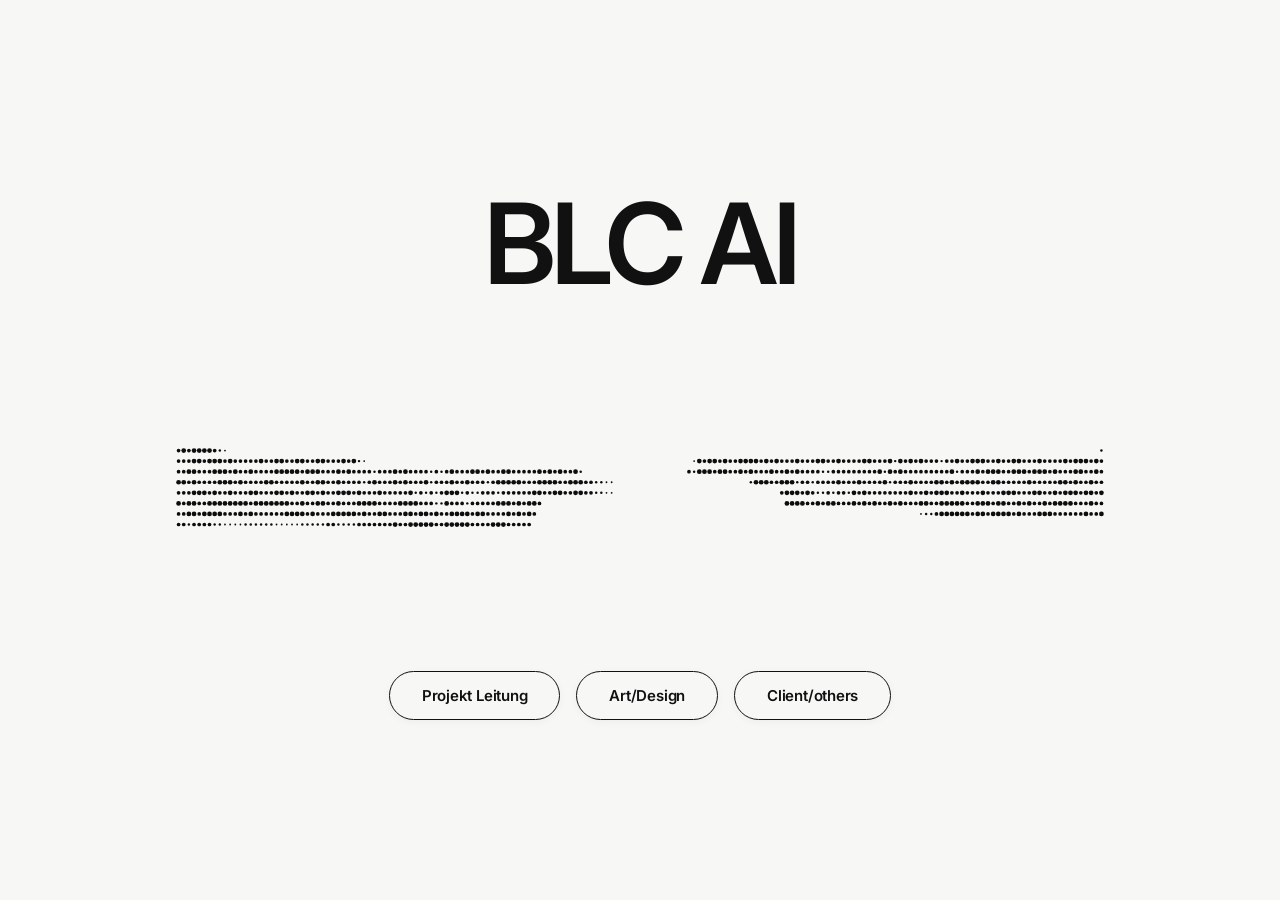
<file: index.html>
<!DOCTYPE html>
<html lang="en">
<head>
  <meta charset="UTF-8">
  <meta name="viewport" content="width=device-width, initial-scale=1.0">
  <title>BLC AI : Intelligent Commercial & Video Production</title>
  <meta name="description" content="The honest, daily-speak platform for modern AI advertising, image, and video production. Explore our 8-step iterative pipeline, practical helper guide, model stack, and time calculator.">
  
  <!-- Google Fonts: Inter -->
  <link rel="preconnect" href="https://fonts.googleapis.com">
  <link rel="preconnect" href="https://fonts.gstatic.com" crossorigin>
  <link href="https://fonts.googleapis.com/css2?family=Inter:wght@400;500;600;700&display=swap" rel="stylesheet">
  
  <!-- Stylesheet -->
  <link rel="stylesheet" href="style.css">
</head>
<body>

  <!-- Top Sticky Navigation -->
  <nav class="site-nav">
    <div class="container nav-container">
      <a href="index.html" class="brand-link">
        <!-- Minimalist Stylized AI Vector Monogram -->
        <svg class="brand-mark" viewBox="0 0 20 20" fill="none">
          <rect x="2" y="2" width="16" height="16" rx="4" stroke="#111111" stroke-width="2"/>
          <circle cx="10" cy="10" r="3.5" fill="#111111"/>
          <path d="M10 2v3M10 15v3M2 10h3M15 10h3" stroke="#111111" stroke-width="1.8" stroke-linecap="round"/>
        </svg>
        <span>BLC AI</span>
      </a>

      <ul class="nav-links">
        <li><a href="index.html" class="active">Home</a></li>
        <li><a href="the-bible.html">The B.AI.B.L.E</a></li>
        <li><a href="how-to-produce.html">How to Produce with AI</a></li>
        <li><a href="when-to-use.html">When to Use AI</a></li>
        <li><a href="model-stack.html">Model Stack</a></li>
        <li><a href="time-calculator.html">Time Calculator</a></li>
      </ul>

      <div class="nav-role-badge">
        <span class="role-badge-label">Role: <strong id="currentRoleName">Art/Design</strong></span>
        <button class="role-switch-btn" id="switchRoleBtn" title="Switch role view">Switch</button>
      </div>
    </div>
  </nav>

  <!-- =========================================================================
       HERO SECTION : Home Page with Dot-Matrix Canvas
       ========================================================================= -->
  <header class="hero-section" id="hero">
    <div class="container hero-content">
      <!-- Big text in the layout with the name of the website BLC AI -->
      <h1 class="hero-title">BLC AI</h1>

      <!-- Dedicated Animation Container for Dot-Matrix Hands (Rescaled without clipping) -->
      <div class="animation-stage-container">
        <canvas id="dots"></canvas>
      </div>

      <!-- Role Gate Selector (Visible before the page is open) -->
      <div class="role-gate-container" id="roleGate">
        <div class="role-gate-buttons">
          <button class="role-gate-btn" data-role="pm">Projekt Leitung</button>
          <button class="role-gate-btn" data-role="art">Art/Design</button>
          <button class="role-gate-btn" data-role="client">Client/others</button>
        </div>
      </div>
    </div>
  </header>

  <!-- =========================================================================
       SECTION: PLATFORM PILLARS & INDIVIDUAL SECTIONS DIRECTORY
       ========================================================================= -->
  <main class="home-portals-section">
    <div class="container">
      <div class="section-header">
        <span class="section-tag">Explore The Platform</span>
        <h2 class="section-title">The Complete AI Production Standard</h2>
        <p class="section-lead">
          Divided into four focused spaces: from the staged 9-step pipeline and practical helper guides to realistic production calculations and vetted model stacks.
        </p>
      </div>

      <div class="portal-grid">
        
        <!-- Portal 1: The B.AI.B.L.E -->
        <a href="the-bible.html" class="portal-card">
          <div class="portal-card-top">
            <span class="portal-tag">Creative Manifesto</span>
            <h3 class="portal-title">The B.AI.B.L.E</h3>
            <p class="portal-desc">
              The 10 commandments: foundational studio rules for thinking independently, keeping human creative direction, and prioritizing quality over speed.
            </p>
          </div>
          <div class="portal-link-arrow">
            <span>Read The 10 Commandments</span>
            <svg width="16" height="16" viewBox="0 0 24 24" fill="none" stroke="currentColor" stroke-width="2.5" stroke-linecap="round" stroke-linejoin="round">
              <line x1="5" y1="12" x2="19" y2="12"></line>
              <polyline points="12 5 19 12 12 19"></polyline>
            </svg>
          </div>
        </a>

        <!-- Portal 2: How to Produce with AI -->
        <a href="how-to-produce.html" class="portal-card">
          <div class="portal-card-top">
            <span class="portal-tag">Production Pipeline</span>
            <h3 class="portal-title">How to Produce with AI</h3>
            <p class="portal-desc">
              The 9-step staged craft: LLM creative sparring, 7-part prompt architecture, image draft iterations, motion physics, and point-of-no-return mastering.
            </p>
          </div>
          <div class="portal-link-arrow">
            <span>Explore The 9-Step Pipeline</span>
            <svg width="16" height="16" viewBox="0 0 24 24" fill="none" stroke="currentColor" stroke-width="2.5" stroke-linecap="round" stroke-linejoin="round">
              <line x1="5" y1="12" x2="19" y2="12"></line>
              <polyline points="12 5 19 12 12 19"></polyline>
            </svg>
          </div>
        </a>

        <!-- Portal 3: When to Use AI -->
        <a href="when-to-use.html" class="portal-card">
          <div class="portal-card-top">
            <span class="portal-tag">Human-First Philosophy</span>
            <h3 class="portal-title">When to Use AI</h3>
            <p class="portal-desc">
              AI is not required for every project. Discover how human inspiration, traditional retouching, and physical cinematography lead the way, using AI only as an optional helper when useful.
            </p>
          </div>
          <div class="portal-link-arrow">
            <span>Read Creative Philosophy</span>
            <svg width="16" height="16" viewBox="0 0 24 24" fill="none" stroke="currentColor" stroke-width="2.5" stroke-linecap="round" stroke-linejoin="round">
              <line x1="5" y1="12" x2="19" y2="12"></line>
              <polyline points="12 5 19 12 12 19"></polyline>
            </svg>
          </div>
        </a>

        <!-- Portal 4: Model Stack -->
        <a href="model-stack.html" class="portal-card">
          <div class="portal-card-top">
            <span class="portal-tag">Curated Directory</span>
            <h3 class="portal-title">The Model Stack</h3>
            <p class="portal-desc">
              Active directory of 20+ specialized foundation models across reasoning LLMs, image engines (focusing on Krea.AI), video simulators, and audio mastering.
            </p>
          </div>
          <div class="portal-link-arrow">
            <span>Browse Active Model Stack</span>
            <svg width="16" height="16" viewBox="0 0 24 24" fill="none" stroke="currentColor" stroke-width="2.5" stroke-linecap="round" stroke-linejoin="round">
              <line x1="5" y1="12" x2="19" y2="12"></line>
              <polyline points="12 5 19 12 12 19"></polyline>
            </svg>
          </div>
        </a>

        <!-- Portal 5: Time Calculator -->
        <a href="time-calculator.html" class="portal-card">
          <div class="portal-card-top">
            <span class="portal-tag">Interactive Estimator</span>
            <h3 class="portal-title">Time Calculator</h3>
            <p class="portal-desc">
              Calculate realistic project hours based on prompt exploration benchmarks and expert human finishing (88% human craft / 12% AI generation ratio).
            </p>
          </div>
          <div class="portal-link-arrow">
            <span>Launch Scope Calculator</span>
            <svg width="16" height="16" viewBox="0 0 24 24" fill="none" stroke="currentColor" stroke-width="2.5" stroke-linecap="round" stroke-linejoin="round">
              <line x1="5" y1="12" x2="19" y2="12"></line>
              <polyline points="12 5 19 12 12 19"></polyline>
            </svg>
          </div>
        </a>

      </div>

      <!-- The Core Philosophy -->
      <div class="philosophy-card" style="margin-top: 56px;">
        <span class="section-tag">The Golden Rule</span>
        <h3 class="philosophy-title">Linear Discipline in an Iterative World</h3>
        <p class="philosophy-text">
          AI creation is inherently iterative. Each model does one thing extraordinarily well, but has rigid physical boundaries. 
          When client and creative teams respect the stage gates, AI delivers 10x speed, infinite creative exploration, and breathtaking fidelity. 
          When teams ignore stage gates, every small revision multiplies production time exponentially. 
          Discipline is the secret ingredient of great AI production.
        </p>
      </div>
    </div>
  </main>

  <!-- Scripts -->
  <script src="dot-matrix.js"></script>
  <script src="app.js"></script>
</body>
</html>
</file>
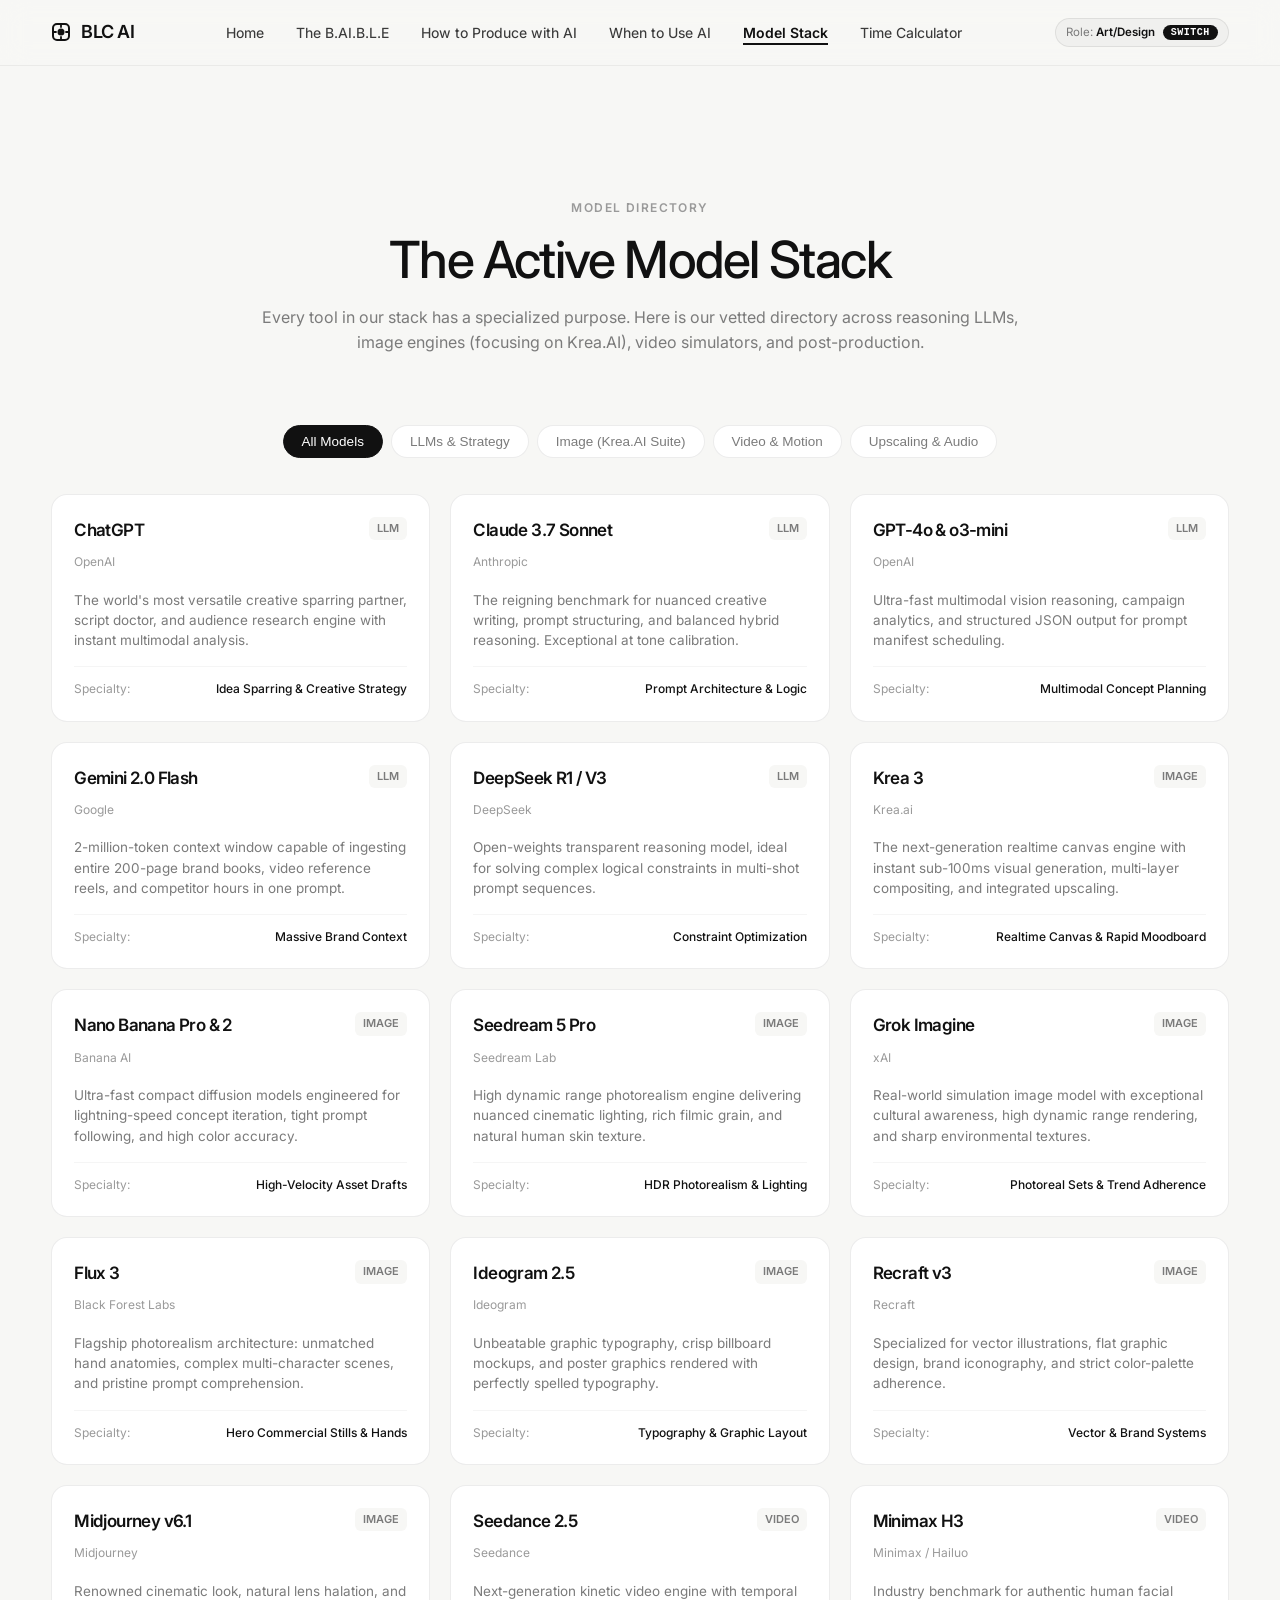
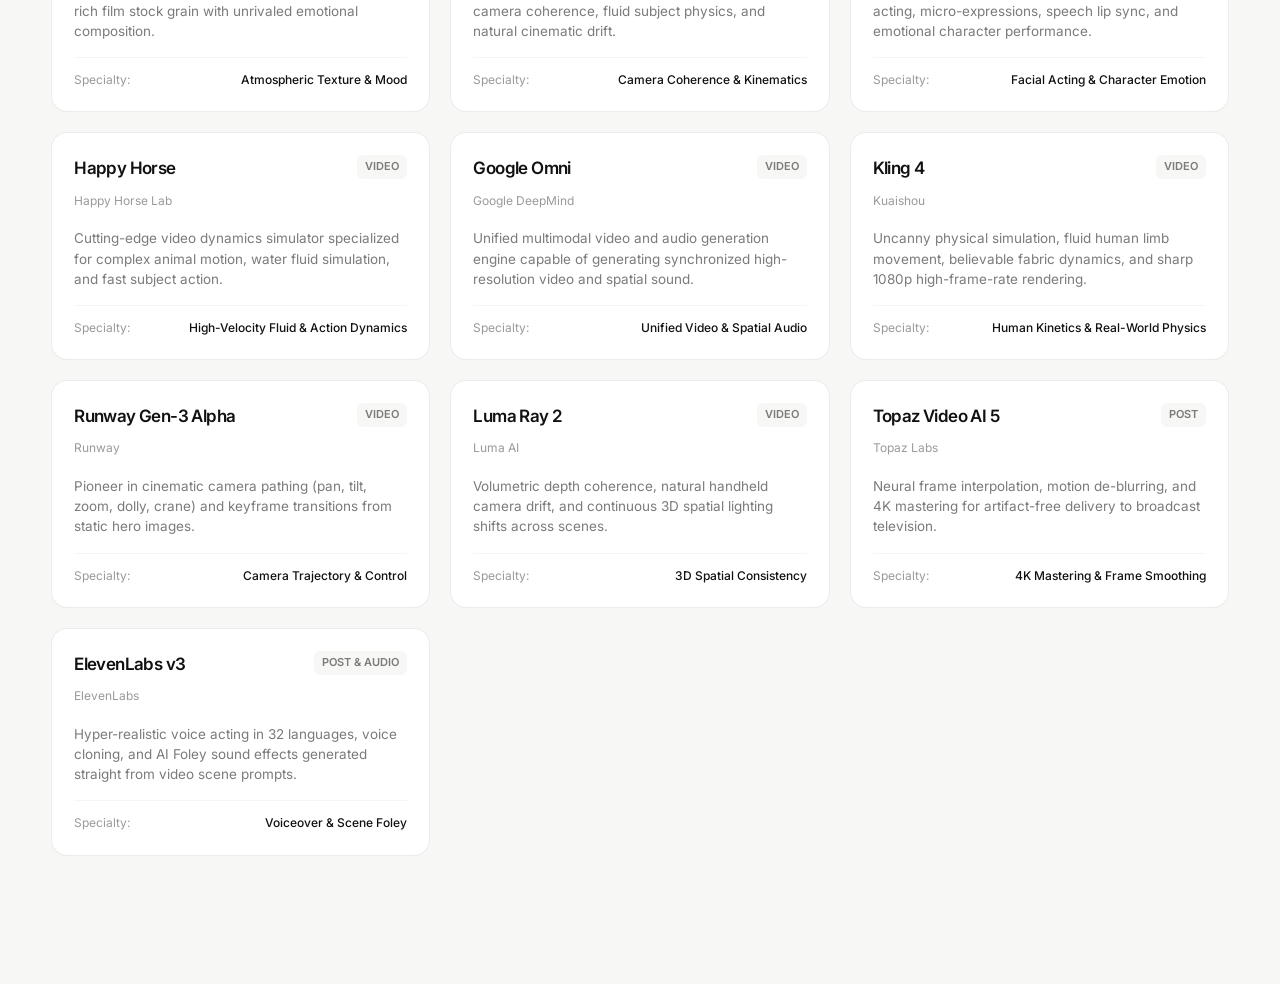
<file: model-stack.html>
<!DOCTYPE html>
<html lang="en">
<head>
  <meta charset="UTF-8">
  <meta name="viewport" content="width=device-width, initial-scale=1.0">
  <title>The Active Model Stack : Curated Directory : BLC AI</title>
  <meta name="description" content="Explore the vetted model directory across reasoning LLMs, image engines, cinematic video foundation models, and neural audio finishing.">
  
  <!-- Google Fonts: Inter -->
  <link rel="preconnect" href="https://fonts.googleapis.com">
  <link rel="preconnect" href="https://fonts.gstatic.com" crossorigin>
  <link href="https://fonts.googleapis.com/css2?family=Inter:wght@400;500;600;700&display=swap" rel="stylesheet">
  
  <!-- Stylesheet -->
  <link rel="stylesheet" href="style.css">
</head>
<body>

  <!-- Top Sticky Navigation -->
  <nav class="site-nav">
    <div class="container nav-container">
      <a href="index.html" class="brand-link">
        <!-- Minimalist Stylized AI Vector Monogram -->
        <svg class="brand-mark" viewBox="0 0 20 20" fill="none">
          <rect x="2" y="2" width="16" height="16" rx="4" stroke="#111111" stroke-width="2"/>
          <circle cx="10" cy="10" r="3.5" fill="#111111"/>
          <path d="M10 2v3M10 15v3M2 10h3M15 10h3" stroke="#111111" stroke-width="1.8" stroke-linecap="round"/>
        </svg>
        <span>BLC AI</span>
      </a>

      <ul class="nav-links">
        <li><a href="index.html">Home</a></li>
        <li><a href="the-bible.html">The B.AI.B.L.E</a></li>
        <li><a href="how-to-produce.html">How to Produce with AI</a></li>
        <li><a href="when-to-use.html">When to Use AI</a></li>
        <li><a href="model-stack.html" class="active">Model Stack</a></li>
        <li><a href="time-calculator.html">Time Calculator</a></li>
      </ul>

      <div class="nav-role-badge">
        <span class="role-badge-label">Role: <strong id="currentRoleName">Art/Design</strong></span>
        <button class="role-switch-btn" id="switchRoleBtn" title="Switch role view">Switch</button>
      </div>
    </div>
  </nav>

  <!-- =========================================================================
       SECTION: THE MODEL DIRECTORY (Full Curated AI Stack)
       ========================================================================= -->
  <main class="section-padding" id="models">
    <div class="container">
      <div class="section-header">
        <span class="section-tag">Model Directory</span>
        <h1 class="section-title">The Active Model Stack</h1>
        <p class="section-lead">
          Every tool in our stack has a specialized purpose. Here is our vetted directory across reasoning LLMs, image engines (focusing on Krea.AI), video simulators, and post-production.
        </p>
      </div>

      <div class="model-tabs-bar">
        <button class="model-tab-btn active" data-filter="all">All Models</button>
        <button class="model-tab-btn" data-filter="llm">LLMs & Strategy</button>
        <button class="model-tab-btn" data-filter="image">Image (Krea.AI Suite)</button>
        <button class="model-tab-btn" data-filter="video">Video & Motion</button>
        <button class="model-tab-btn" data-filter="post">Upscaling & Audio</button>
      </div>

      <div class="models-grid">

        <!-- LLMs -->
        <article class="model-item" data-category="llm">
          <div class="model-item-top">
            <div>
              <h2 class="model-name">ChatGPT</h2>
              <span class="model-creator">OpenAI</span>
            </div>
            <span class="category-tag">LLM</span>
          </div>
          <p class="model-desc">
            The world's most versatile creative sparring partner, script doctor, and audience research engine with instant multimodal analysis.
          </p>
          <div class="model-spec-row">
            <span>Specialty:</span>
            <span class="spec-val">Idea Sparring & Creative Strategy</span>
          </div>
        </article>

        <article class="model-item" data-category="llm">
          <div class="model-item-top">
            <div>
              <h2 class="model-name">Claude 3.7 Sonnet</h2>
              <span class="model-creator">Anthropic</span>
            </div>
            <span class="category-tag">LLM</span>
          </div>
          <p class="model-desc">
            The reigning benchmark for nuanced creative writing, prompt structuring, and balanced hybrid reasoning. Exceptional at tone calibration.
          </p>
          <div class="model-spec-row">
            <span>Specialty:</span>
            <span class="spec-val">Prompt Architecture & Logic</span>
          </div>
        </article>

        <article class="model-item" data-category="llm">
          <div class="model-item-top">
            <div>
              <h2 class="model-name">GPT-4o & o3-mini</h2>
              <span class="model-creator">OpenAI</span>
            </div>
            <span class="category-tag">LLM</span>
          </div>
          <p class="model-desc">
            Ultra-fast multimodal vision reasoning, campaign analytics, and structured JSON output for prompt manifest scheduling.
          </p>
          <div class="model-spec-row">
            <span>Specialty:</span>
            <span class="spec-val">Multimodal Concept Planning</span>
          </div>
        </article>

        <article class="model-item" data-category="llm">
          <div class="model-item-top">
            <div>
              <h2 class="model-name">Gemini 2.0 Flash</h2>
              <span class="model-creator">Google</span>
            </div>
            <span class="category-tag">LLM</span>
          </div>
          <p class="model-desc">
            2-million-token context window capable of ingesting entire 200-page brand books, video reference reels, and competitor hours in one prompt.
          </p>
          <div class="model-spec-row">
            <span>Specialty:</span>
            <span class="spec-val">Massive Brand Context</span>
          </div>
        </article>

        <article class="model-item" data-category="llm">
          <div class="model-item-top">
            <div>
              <h2 class="model-name">DeepSeek R1 / V3</h2>
              <span class="model-creator">DeepSeek</span>
            </div>
            <span class="category-tag">LLM</span>
          </div>
          <p class="model-desc">
            Open-weights transparent reasoning model, ideal for solving complex logical constraints in multi-shot prompt sequences.
          </p>
          <div class="model-spec-row">
            <span>Specialty:</span>
            <span class="spec-val">Constraint Optimization</span>
          </div>
        </article>

        <!-- Image Models -->
        <article class="model-item" data-category="image">
          <div class="model-item-top">
            <div>
              <h2 class="model-name">Krea 3</h2>
              <span class="model-creator">Krea.ai</span>
            </div>
            <span class="category-tag">Image</span>
          </div>
          <p class="model-desc">
            The next-generation realtime canvas engine with instant sub-100ms visual generation, multi-layer compositing, and integrated upscaling.
          </p>
          <div class="model-spec-row">
            <span>Specialty:</span>
            <span class="spec-val">Realtime Canvas & Rapid Moodboard</span>
          </div>
        </article>

        <article class="model-item" data-category="image">
          <div class="model-item-top">
            <div>
              <h2 class="model-name">Nano Banana Pro & 2</h2>
              <span class="model-creator">Banana AI</span>
            </div>
            <span class="category-tag">Image</span>
          </div>
          <p class="model-desc">
            Ultra-fast compact diffusion models engineered for lightning-speed concept iteration, tight prompt following, and high color accuracy.
          </p>
          <div class="model-spec-row">
            <span>Specialty:</span>
            <span class="spec-val">High-Velocity Asset Drafts</span>
          </div>
        </article>

        <article class="model-item" data-category="image">
          <div class="model-item-top">
            <div>
              <h2 class="model-name">Seedream 5 Pro</h2>
              <span class="model-creator">Seedream Lab</span>
            </div>
            <span class="category-tag">Image</span>
          </div>
          <p class="model-desc">
            High dynamic range photorealism engine delivering nuanced cinematic lighting, rich filmic grain, and natural human skin texture.
          </p>
          <div class="model-spec-row">
            <span>Specialty:</span>
            <span class="spec-val">HDR Photorealism & Lighting</span>
          </div>
        </article>

        <article class="model-item" data-category="image">
          <div class="model-item-top">
            <div>
              <h2 class="model-name">Grok Imagine</h2>
              <span class="model-creator">xAI</span>
            </div>
            <span class="category-tag">Image</span>
          </div>
          <p class="model-desc">
            Real-world simulation image model with exceptional cultural awareness, high dynamic range rendering, and sharp environmental textures.
          </p>
          <div class="model-spec-row">
            <span>Specialty:</span>
            <span class="spec-val">Photoreal Sets & Trend Adherence</span>
          </div>
        </article>

        <article class="model-item" data-category="image">
          <div class="model-item-top">
            <div>
              <h2 class="model-name">Flux 3</h2>
              <span class="model-creator">Black Forest Labs</span>
            </div>
            <span class="category-tag">Image</span>
          </div>
          <p class="model-desc">
            Flagship photorealism architecture: unmatched hand anatomies, complex multi-character scenes, and pristine prompt comprehension.
          </p>
          <div class="model-spec-row">
            <span>Specialty:</span>
            <span class="spec-val">Hero Commercial Stills & Hands</span>
          </div>
        </article>

        <article class="model-item" data-category="image">
          <div class="model-item-top">
            <div>
              <h2 class="model-name">Ideogram 2.5</h2>
              <span class="model-creator">Ideogram</span>
            </div>
            <span class="category-tag">Image</span>
          </div>
          <p class="model-desc">
            Unbeatable graphic typography, crisp billboard mockups, and poster graphics rendered with perfectly spelled typography.
          </p>
          <div class="model-spec-row">
            <span>Specialty:</span>
            <span class="spec-val">Typography & Graphic Layout</span>
          </div>
        </article>

        <article class="model-item" data-category="image">
          <div class="model-item-top">
            <div>
              <h2 class="model-name">Recraft v3</h2>
              <span class="model-creator">Recraft</span>
            </div>
            <span class="category-tag">Image</span>
          </div>
          <p class="model-desc">
            Specialized for vector illustrations, flat graphic design, brand iconography, and strict color-palette adherence.
          </p>
          <div class="model-spec-row">
            <span>Specialty:</span>
            <span class="spec-val">Vector & Brand Systems</span>
          </div>
        </article>

        <article class="model-item" data-category="image">
          <div class="model-item-top">
            <div>
              <h2 class="model-name">Midjourney v6.1</h2>
              <span class="model-creator">Midjourney</span>
            </div>
            <span class="category-tag">Image</span>
          </div>
          <p class="model-desc">
            Renowned cinematic look, natural lens halation, and rich film stock grain with unrivaled emotional composition.
          </p>
          <div class="model-spec-row">
            <span>Specialty:</span>
            <span class="spec-val">Atmospheric Texture & Mood</span>
          </div>
        </article>

        <!-- Video Models -->
        <article class="model-item" data-category="video">
          <div class="model-item-top">
            <div>
              <h2 class="model-name">Seedance 2.5</h2>
              <span class="model-creator">Seedance</span>
            </div>
            <span class="category-tag">Video</span>
          </div>
          <p class="model-desc">
            Next-generation kinetic video engine with temporal camera coherence, fluid subject physics, and natural cinematic drift.
          </p>
          <div class="model-spec-row">
            <span>Specialty:</span>
            <span class="spec-val">Camera Coherence & Kinematics</span>
          </div>
        </article>

        <article class="model-item" data-category="video">
          <div class="model-item-top">
            <div>
              <h2 class="model-name">Minimax H3</h2>
              <span class="model-creator">Minimax / Hailuo</span>
            </div>
            <span class="category-tag">Video</span>
          </div>
          <p class="model-desc">
            Industry benchmark for authentic human facial acting, micro-expressions, speech lip sync, and emotional character performance.
          </p>
          <div class="model-spec-row">
            <span>Specialty:</span>
            <span class="spec-val">Facial Acting & Character Emotion</span>
          </div>
        </article>

        <article class="model-item" data-category="video">
          <div class="model-item-top">
            <div>
              <h2 class="model-name">Happy Horse</h2>
              <span class="model-creator">Happy Horse Lab</span>
            </div>
            <span class="category-tag">Video</span>
          </div>
          <p class="model-desc">
            Cutting-edge video dynamics simulator specialized for complex animal motion, water fluid simulation, and fast subject action.
          </p>
          <div class="model-spec-row">
            <span>Specialty:</span>
            <span class="spec-val">High-Velocity Fluid & Action Dynamics</span>
          </div>
        </article>

        <article class="model-item" data-category="video">
          <div class="model-item-top">
            <div>
              <h2 class="model-name">Google Omni</h2>
              <span class="model-creator">Google DeepMind</span>
            </div>
            <span class="category-tag">Video</span>
          </div>
          <p class="model-desc">
            Unified multimodal video and audio generation engine capable of generating synchronized high-resolution video and spatial sound.
          </p>
          <div class="model-spec-row">
            <span>Specialty:</span>
            <span class="spec-val">Unified Video & Spatial Audio</span>
          </div>
        </article>

        <article class="model-item" data-category="video">
          <div class="model-item-top">
            <div>
              <h2 class="model-name">Kling 4</h2>
              <span class="model-creator">Kuaishou</span>
            </div>
            <span class="category-tag">Video</span>
          </div>
          <p class="model-desc">
            Uncanny physical simulation, fluid human limb movement, believable fabric dynamics, and sharp 1080p high-frame-rate rendering.
          </p>
          <div class="model-spec-row">
            <span>Specialty:</span>
            <span class="spec-val">Human Kinetics & Real-World Physics</span>
          </div>
        </article>

        <article class="model-item" data-category="video">
          <div class="model-item-top">
            <div>
              <h2 class="model-name">Runway Gen-3 Alpha</h2>
              <span class="model-creator">Runway</span>
            </div>
            <span class="category-tag">Video</span>
          </div>
          <p class="model-desc">
            Pioneer in cinematic camera pathing (pan, tilt, zoom, dolly, crane) and keyframe transitions from static hero images.
          </p>
          <div class="model-spec-row">
            <span>Specialty:</span>
            <span class="spec-val">Camera Trajectory & Control</span>
          </div>
        </article>

        <article class="model-item" data-category="video">
          <div class="model-item-top">
            <div>
              <h2 class="model-name">Luma Ray 2</h2>
              <span class="model-creator">Luma AI</span>
            </div>
            <span class="category-tag">Video</span>
          </div>
          <p class="model-desc">
            Volumetric depth coherence, natural handheld camera drift, and continuous 3D spatial lighting shifts across scenes.
          </p>
          <div class="model-spec-row">
            <span>Specialty:</span>
            <span class="spec-val">3D Spatial Consistency</span>
          </div>
        </article>

        <!-- Post & Audio -->
        <article class="model-item" data-category="post">
          <div class="model-item-top">
            <div>
              <h2 class="model-name">Topaz Video AI 5</h2>
              <span class="model-creator">Topaz Labs</span>
            </div>
            <span class="category-tag">Post</span>
          </div>
          <p class="model-desc">
            Neural frame interpolation, motion de-blurring, and 4K mastering for artifact-free delivery to broadcast television.
          </p>
          <div class="model-spec-row">
            <span>Specialty:</span>
            <span class="spec-val">4K Mastering & Frame Smoothing</span>
          </div>
        </article>

        <article class="model-item" data-category="post">
          <div class="model-item-top">
            <div>
              <h2 class="model-name">ElevenLabs v3</h2>
              <span class="model-creator">ElevenLabs</span>
            </div>
            <span class="category-tag">Post & Audio</span>
          </div>
          <p class="model-desc">
            Hyper-realistic voice acting in 32 languages, voice cloning, and AI Foley sound effects generated straight from video scene prompts.
          </p>
          <div class="model-spec-row">
            <span>Specialty:</span>
            <span class="spec-val">Voiceover & Scene Foley</span>
          </div>
        </article>

      </div>

    </div>
  </main>

  <!-- Scripts -->
  <script src="app.js"></script>
</body>
</html>
</file>
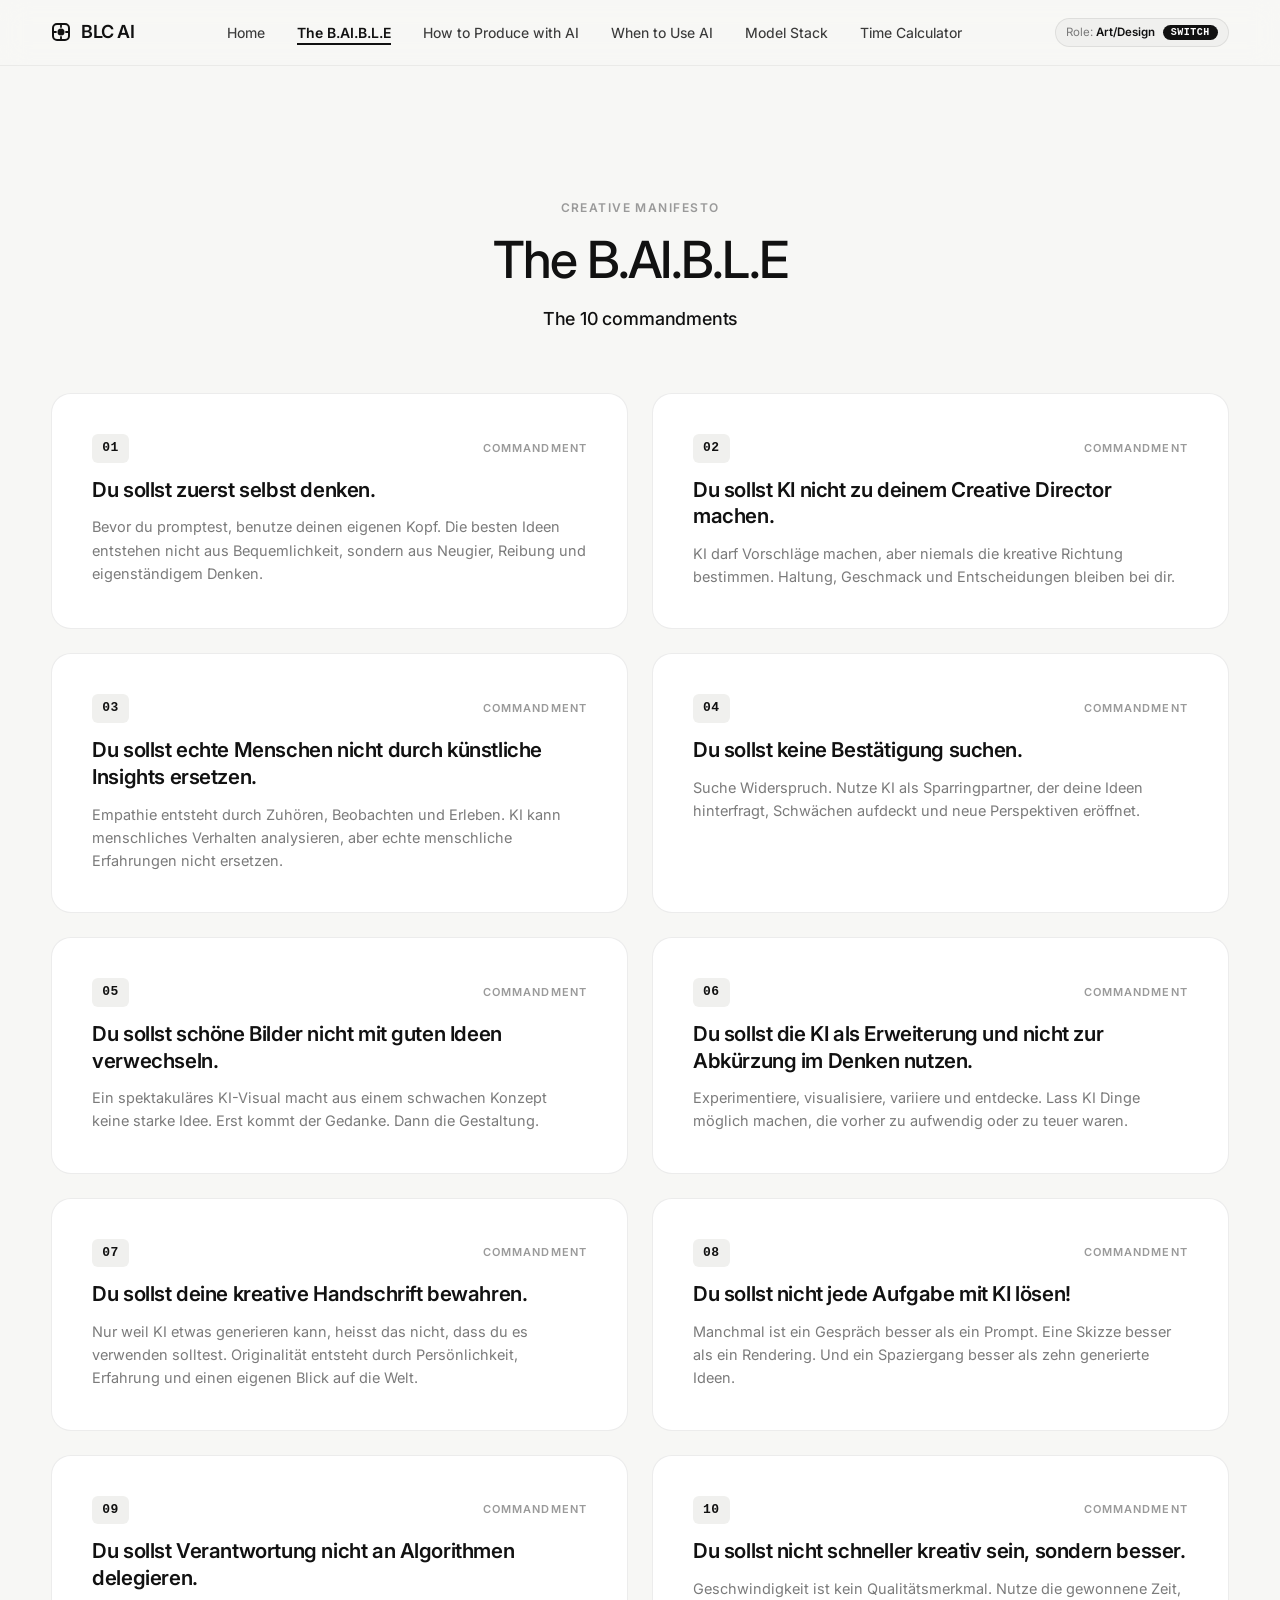
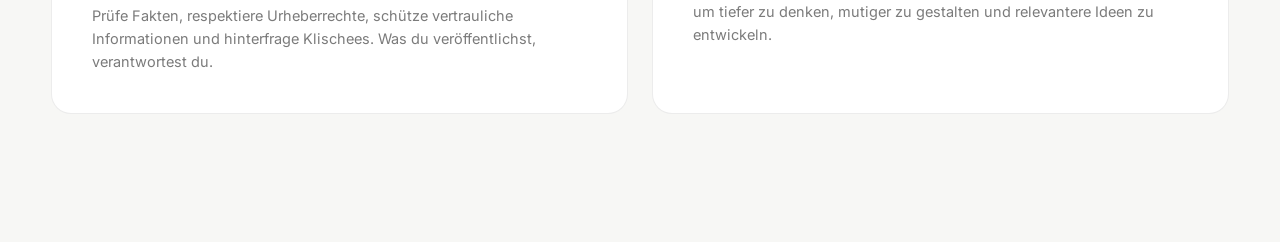
<file: the-bible.html>
<!DOCTYPE html>
<html lang="de">
<head>
  <meta charset="UTF-8">
  <meta name="viewport" content="width=device-width, initial-scale=1.0">
  <title>The B.AI.B.L.E : The 10 Commandments : BLC AI</title>
  <meta name="description" content="The B.AI.B.L.E: The 10 creative commandments for working with artificial intelligence. Human-first principles, taste, and critical thinking.">
  
  <!-- Google Fonts: Inter -->
  <link rel="preconnect" href="https://fonts.googleapis.com">
  <link rel="preconnect" href="https://fonts.gstatic.com" crossorigin>
  <link href="https://fonts.googleapis.com/css2?family=Inter:wght@400;500;600;700&display=swap" rel="stylesheet">
  
  <!-- Stylesheet -->
  <link rel="stylesheet" href="style.css">
</head>
<body>

  <!-- Top Sticky Navigation -->
  <nav class="site-nav">
    <div class="container nav-container">
      <a href="index.html" class="brand-link">
        <!-- Minimalist Stylized AI Vector Monogram -->
        <svg class="brand-mark" viewBox="0 0 20 20" fill="none">
          <rect x="2" y="2" width="16" height="16" rx="4" stroke="#111111" stroke-width="2"/>
          <circle cx="10" cy="10" r="3.5" fill="#111111"/>
          <path d="M10 2v3M10 15v3M2 10h3M15 10h3" stroke="#111111" stroke-width="1.8" stroke-linecap="round"/>
        </svg>
        <span>BLC AI</span>
      </a>

      <ul class="nav-links">
        <li><a href="index.html">Home</a></li>
        <li><a href="the-bible.html" class="active">The B.AI.B.L.E</a></li>
        <li><a href="how-to-produce.html">How to Produce with AI</a></li>
        <li><a href="when-to-use.html">When to Use AI</a></li>
        <li><a href="model-stack.html">Model Stack</a></li>
        <li><a href="time-calculator.html">Time Calculator</a></li>
      </ul>

      <div class="nav-role-badge">
        <span class="role-badge-label">Role: <strong id="currentRoleName">Art/Design</strong></span>
        <button class="role-switch-btn" id="switchRoleBtn" title="Switch role view">Switch</button>
      </div>
    </div>
  </nav>

  <!-- =========================================================================
       SECTION: THE B.AI.B.L.E (The 10 Commandments)
       ========================================================================= -->
  <main class="section-padding" id="bible">
    <div class="container">
      
      <div class="section-header bible-header">
        <span class="section-tag">Creative Manifesto</span>
        <h1 class="section-title">The B.AI.B.L.E</h1>
        <p class="section-lead bible-subline">The 10 commandments</p>
      </div>

      <div class="bible-grid">

        <!-- Commandment 01 -->
        <article class="bible-card">
          <div class="bible-card-header">
            <span class="bible-num">01</span>
            <span class="bible-badge">Commandment</span>
          </div>
          <h2 class="bible-title">Du sollst zuerst selbst denken.</h2>
          <p class="bible-body">
            Bevor du promptest, benutze deinen eigenen Kopf. Die besten Ideen entstehen nicht aus Bequemlichkeit, sondern aus Neugier, Reibung und eigenständigem Denken.
          </p>
        </article>

        <!-- Commandment 02 -->
        <article class="bible-card">
          <div class="bible-card-header">
            <span class="bible-num">02</span>
            <span class="bible-badge">Commandment</span>
          </div>
          <h2 class="bible-title">Du sollst KI nicht zu deinem Creative Director machen.</h2>
          <p class="bible-body">
            KI darf Vorschläge machen, aber niemals die kreative Richtung bestimmen. Haltung, Geschmack und Entscheidungen bleiben bei dir.
          </p>
        </article>

        <!-- Commandment 03 -->
        <article class="bible-card">
          <div class="bible-card-header">
            <span class="bible-num">03</span>
            <span class="bible-badge">Commandment</span>
          </div>
          <h2 class="bible-title">Du sollst echte Menschen nicht durch künstliche Insights ersetzen.</h2>
          <p class="bible-body">
            Empathie entsteht durch Zuhören, Beobachten und Erleben. KI kann menschliches Verhalten analysieren, aber echte menschliche Erfahrungen nicht ersetzen.
          </p>
        </article>

        <!-- Commandment 04 -->
        <article class="bible-card">
          <div class="bible-card-header">
            <span class="bible-num">04</span>
            <span class="bible-badge">Commandment</span>
          </div>
          <h2 class="bible-title">Du sollst keine Bestätigung suchen.</h2>
          <p class="bible-body">
            Suche Widerspruch. Nutze KI als Sparringpartner, der deine Ideen hinterfragt, Schwächen aufdeckt und neue Perspektiven eröffnet.
          </p>
        </article>

        <!-- Commandment 05 -->
        <article class="bible-card">
          <div class="bible-card-header">
            <span class="bible-num">05</span>
            <span class="bible-badge">Commandment</span>
          </div>
          <h2 class="bible-title">Du sollst schöne Bilder nicht mit guten Ideen verwechseln.</h2>
          <p class="bible-body">
            Ein spektakuläres KI-Visual macht aus einem schwachen Konzept keine starke Idee. Erst kommt der Gedanke. Dann die Gestaltung.
          </p>
        </article>

        <!-- Commandment 06 -->
        <article class="bible-card">
          <div class="bible-card-header">
            <span class="bible-num">06</span>
            <span class="bible-badge">Commandment</span>
          </div>
          <h2 class="bible-title">Du sollst die KI als Erweiterung und nicht zur Abkürzung im Denken nutzen.</h2>
          <p class="bible-body">
            Experimentiere, visualisiere, variiere und entdecke. Lass KI Dinge möglich machen, die vorher zu aufwendig oder zu teuer waren.
          </p>
        </article>

        <!-- Commandment 07 -->
        <article class="bible-card">
          <div class="bible-card-header">
            <span class="bible-num">07</span>
            <span class="bible-badge">Commandment</span>
          </div>
          <h2 class="bible-title">Du sollst deine kreative Handschrift bewahren.</h2>
          <p class="bible-body">
            Nur weil KI etwas generieren kann, heisst das nicht, dass du es verwenden solltest. Originalität entsteht durch Persönlichkeit, Erfahrung und einen eigenen Blick auf die Welt.
          </p>
        </article>

        <!-- Commandment 08 -->
        <article class="bible-card">
          <div class="bible-card-header">
            <span class="bible-num">08</span>
            <span class="bible-badge">Commandment</span>
          </div>
          <h2 class="bible-title">Du sollst nicht jede Aufgabe mit KI lösen!</h2>
          <p class="bible-body">
            Manchmal ist ein Gespräch besser als ein Prompt. Eine Skizze besser als ein Rendering. Und ein Spaziergang besser als zehn generierte Ideen.
          </p>
        </article>

        <!-- Commandment 09 -->
        <article class="bible-card">
          <div class="bible-card-header">
            <span class="bible-num">09</span>
            <span class="bible-badge">Commandment</span>
          </div>
          <h2 class="bible-title">Du sollst Verantwortung nicht an Algorithmen delegieren.</h2>
          <p class="bible-body">
            Prüfe Fakten, respektiere Urheberrechte, schütze vertrauliche Informationen und hinterfrage Klischees. Was du veröffentlichst, verantwortest du.
          </p>
        </article>

        <!-- Commandment 10 -->
        <article class="bible-card">
          <div class="bible-card-header">
            <span class="bible-num">10</span>
            <span class="bible-badge">Commandment</span>
          </div>
          <h2 class="bible-title">Du sollst nicht schneller kreativ sein, sondern besser.</h2>
          <p class="bible-body">
            Geschwindigkeit ist kein Qualitätsmerkmal. Nutze die gewonnene Zeit, um tiefer zu denken, mutiger zu gestalten und relevantere Ideen zu entwickeln.
          </p>
        </article>

      </div>

    </div>
  </main>

  <!-- Scripts -->
  <script src="app.js"></script>
</body>
</html>
</file>
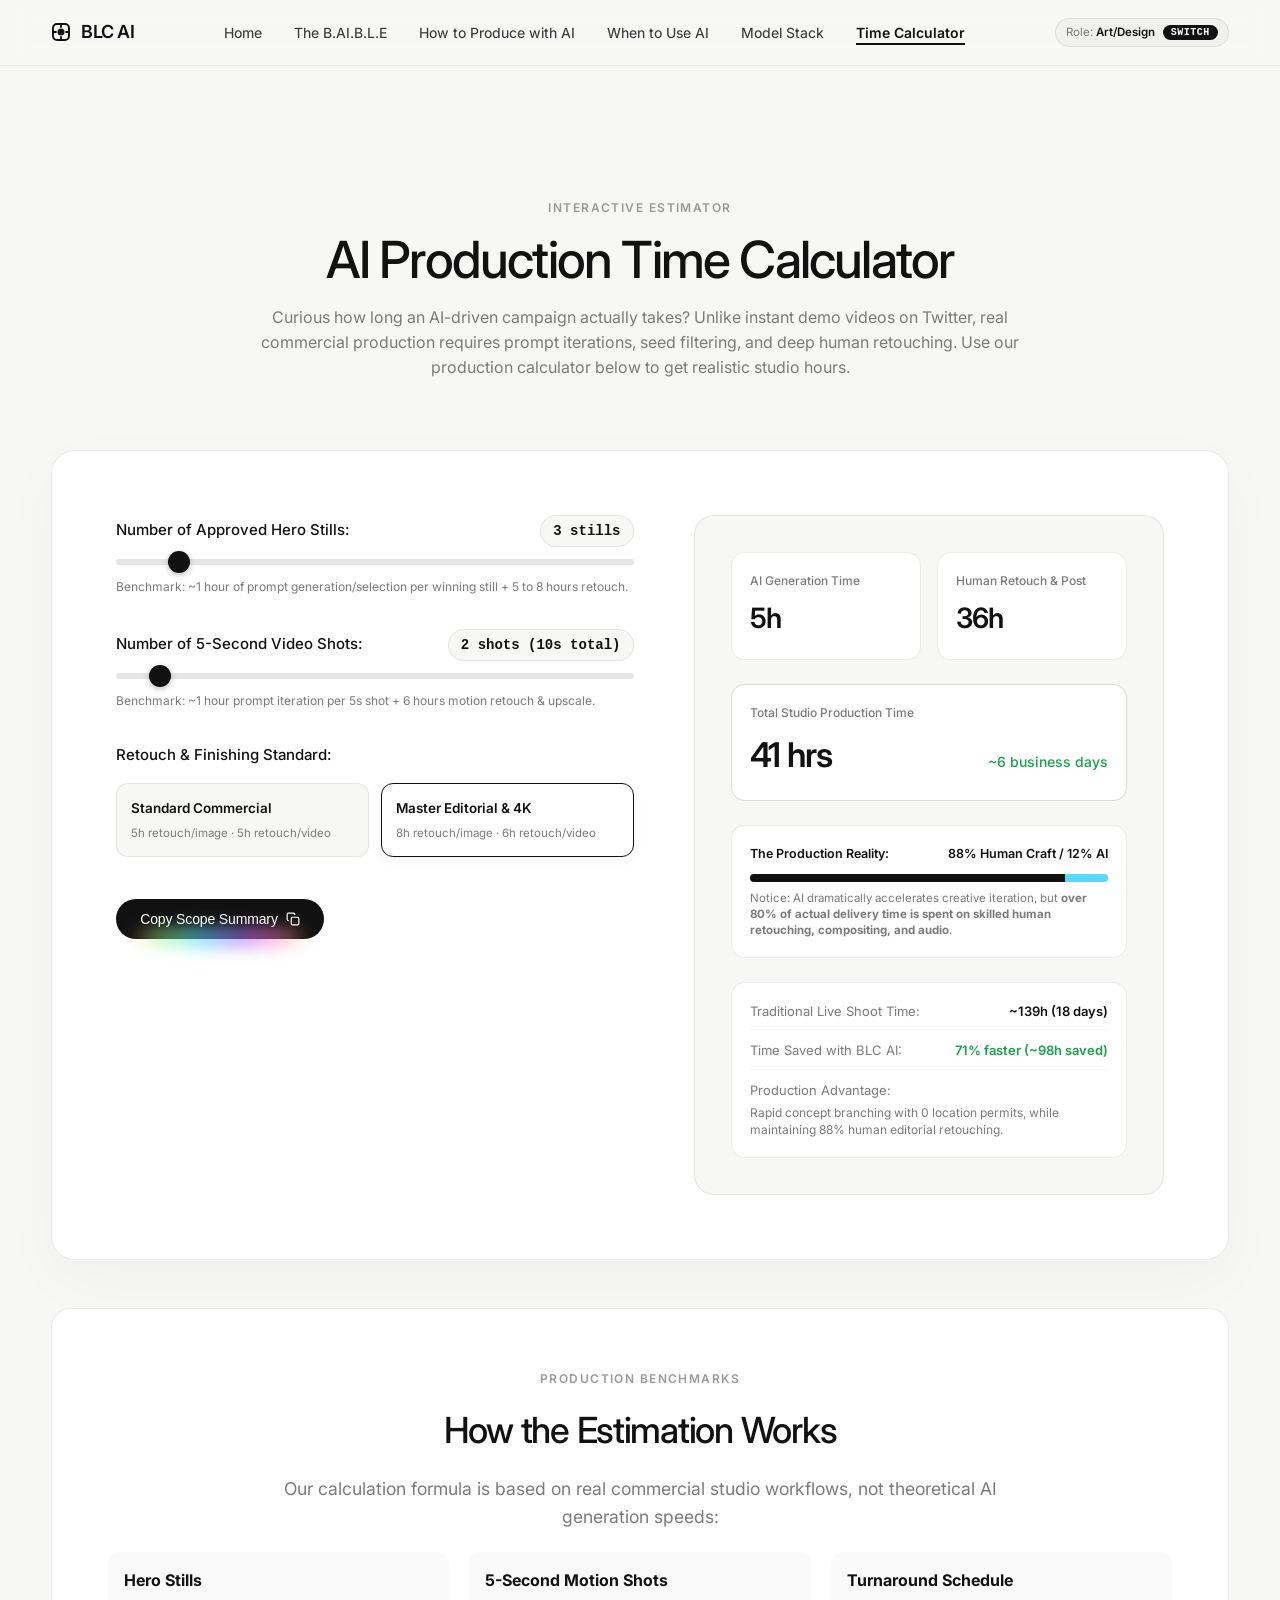
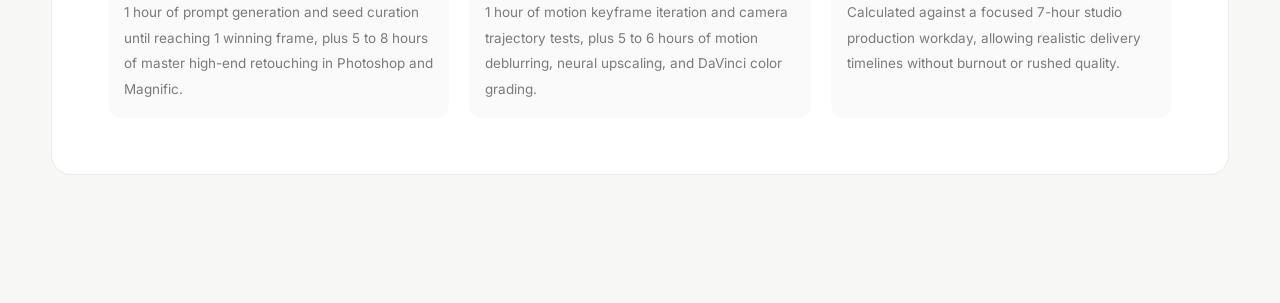
<file: time-calculator.html>
<!DOCTYPE html>
<html lang="en">
<head>
  <meta charset="UTF-8">
  <meta name="viewport" content="width=device-width, initial-scale=1.0">
  <title>AI Production Time Calculator : BLC AI</title>
  <meta name="description" content="Calculate realistic commercial turnaround times for AI image generation, motion iteration, and professional human retouch finishing.">
  
  <!-- Google Fonts: Inter -->
  <link rel="preconnect" href="https://fonts.googleapis.com">
  <link rel="preconnect" href="https://fonts.gstatic.com" crossorigin>
  <link href="https://fonts.googleapis.com/css2?family=Inter:wght@400;500;600;700&display=swap" rel="stylesheet">
  
  <!-- Stylesheet -->
  <link rel="stylesheet" href="style.css">
</head>
<body>

  <!-- Top Sticky Navigation -->
  <nav class="site-nav">
    <div class="container nav-container">
      <a href="index.html" class="brand-link">
        <!-- Minimalist Stylized AI Vector Monogram -->
        <svg class="brand-mark" viewBox="0 0 20 20" fill="none">
          <rect x="2" y="2" width="16" height="16" rx="4" stroke="#111111" stroke-width="2"/>
          <circle cx="10" cy="10" r="3.5" fill="#111111"/>
          <path d="M10 2v3M10 15v3M2 10h3M15 10h3" stroke="#111111" stroke-width="1.8" stroke-linecap="round"/>
        </svg>
        <span>BLC AI</span>
      </a>

      <ul class="nav-links">
        <li><a href="index.html">Home</a></li>
        <li><a href="the-bible.html">The B.AI.B.L.E</a></li>
        <li><a href="how-to-produce.html">How to Produce with AI</a></li>
        <li><a href="when-to-use.html">When to Use AI</a></li>
        <li><a href="model-stack.html">Model Stack</a></li>
        <li><a href="time-calculator.html" class="active">Time Calculator</a></li>
      </ul>

      <div class="nav-role-badge">
        <span class="role-badge-label">Role: <strong id="currentRoleName">Art/Design</strong></span>
        <button class="role-switch-btn" id="switchRoleBtn" title="Switch role view">Switch</button>
      </div>
    </div>
  </nav>

  <!-- =========================================================================
       SECTION: AI PRODUCTION TIME CALCULATOR (Interactive Tool)
       ========================================================================= -->
  <main class="section-padding" id="calculator">
    <div class="container">
      <div class="section-header">
        <span class="section-tag">Interactive Estimator</span>
        <h1 class="section-title">AI Production Time Calculator</h1>
        <p class="section-lead">
          Curious how long an AI-driven campaign actually takes? 
          Unlike instant demo videos on Twitter, real commercial production requires prompt iterations, seed filtering, and deep human retouching. 
          Use our production calculator below to get realistic studio hours.
        </p>
      </div>

      <div class="calc-board">
        <div class="calc-grid">
          
          <!-- Column 1: Controls & Inputs -->
          <div class="calc-inputs-column">
            
            <!-- Hero Images Slider -->
            <div class="calc-input-group">
              <div class="calc-label-row">
                <label for="calc-images" class="calc-label">Number of Approved Hero Stills:</label>
                <span class="calc-val-badge" id="val-images">3 stills</span>
              </div>
              <input type="range" id="calc-images" min="1" max="20" value="3" step="1">
              <p style="font-size: 12px; color: var(--sub);">
                Benchmark: ~1 hour of prompt generation/selection per winning still + 5 to 8 hours retouch.
              </p>
            </div>

            <!-- Video Clips Slider -->
            <div class="calc-input-group">
              <div class="calc-label-row">
                <label for="calc-videos" class="calc-label">Number of 5-Second Video Shots:</label>
                <span class="calc-val-badge" id="val-videos">2 shots (10s total)</span>
              </div>
              <input type="range" id="calc-videos" min="0" max="30" value="2" step="1">
              <p style="font-size: 12px; color: var(--sub);">
                Benchmark: ~1 hour prompt iteration per 5s shot + 6 hours motion retouch & upscale.
              </p>
            </div>

            <!-- Retouch Standard Toggle -->
            <div class="calc-input-group">
              <label class="calc-label">Retouch & Finishing Standard:</label>
              <div class="tier-toggle-wrap">
                <label class="tier-radio-card">
                  <input type="radio" name="calc-tier" value="standard">
                  <span class="tier-title">Standard Commercial</span>
                  <span class="tier-desc">5h retouch/image · 5h retouch/video</span>
                </label>
                <label class="tier-radio-card">
                  <input type="radio" name="calc-tier" value="master" checked>
                  <span class="tier-title">Master Editorial & 4K</span>
                  <span class="tier-desc">8h retouch/image · 6h retouch/video</span>
                </label>
              </div>
            </div>

            <button class="pill-cta" id="copy-estimate-btn" style="align-self: flex-start; margin-top: 10px;">
              <span>Copy Scope Summary</span>
              <svg width="14" height="14" viewBox="0 0 24 24" fill="none" stroke="currentColor" stroke-width="2">
                <rect x="9" y="9" width="13" height="13" rx="2" ry="2"></rect>
                <path d="M5 15H4a2 2 0 0 1-2-2V4a2 2 0 0 1 2-2h9a2 2 0 0 1 2 2v1"></path>
              </svg>
            </button>

          </div>

          <!-- Column 2: Live Results Dashboard -->
          <div class="calc-results-column">
            
            <div class="calc-stats-row">
              <div class="stat-box">
                <span class="stat-label">AI Generation Time</span>
                <span class="stat-num" id="out-ai-gen">5h</span>
              </div>
              <div class="stat-box">
                <span class="stat-label">Human Retouch & Post</span>
                <span class="stat-num" id="out-retouch">36h</span>
              </div>
            </div>

            <div class="stat-box" style="background: #ffffff; border-color: rgba(17,17,17,0.14);">
              <span class="stat-label">Total Studio Production Time</span>
              <div style="display: flex; align-items: baseline; justify-content: space-between; flex-wrap: wrap; gap: 8px;">
                <span class="stat-num stat-num-total" id="out-total">41 hrs</span>
                <span style="font-size: 14px; font-weight: 500; color: #16a34a;" id="out-days">~6 business days</span>
              </div>
            </div>

            <!-- The Reality Ratio (Craft vs AI) -->
            <div class="craft-ratio-card">
              <div class="craft-ratio-header">
                <span>The Production Reality:</span>
                <span id="out-craft-ratio">88% Human Craft / 12% AI</span>
              </div>
              <div class="craft-ratio-bar">
                <div class="bar-craft" id="craft-bar" style="width: 88%;"></div>
                <div class="bar-ai" id="ai-bar" style="width: 12%;"></div>
              </div>
              <p class="craft-note">
                Notice: AI dramatically accelerates creative iteration, but <strong>over 80% of actual delivery time is spent on skilled human retouching, compositing, and audio</strong>.
              </p>
            </div>

            <!-- Comparison vs Traditional Shoot -->
            <div class="traditional-comp-box" id="traditional-comparison">
              <!-- Rendered dynamically by calculator.js -->
            </div>

          </div>

        </div>
      </div>

      <!-- Studio Benchmarks Explanation -->
      <div class="philosophy-card" style="margin-top: 48px;">
        <span class="section-tag">Production Benchmarks</span>
        <h3 class="philosophy-title">How the Estimation Works</h3>
        <p class="philosophy-text" style="margin-bottom: 20px;">
          Our calculation formula is based on real commercial studio workflows, not theoretical AI generation speeds:
        </p>
        <div style="display: grid; grid-template-columns: repeat(auto-fit, minmax(240px, 1fr)); gap: 20px; text-align: left;">
          <div style="padding: 16px; background: rgba(0,0,0,0.02); border-radius: 12px;">
            <strong style="color: var(--ink); display: block; margin-bottom: 6px;">Hero Stills</strong>
            <span style="font-size: 13.5px; color: var(--sub);">1 hour of prompt generation and seed curation until reaching 1 winning frame, plus 5 to 8 hours of master high-end retouching in Photoshop and Magnific.</span>
          </div>
          <div style="padding: 16px; background: rgba(0,0,0,0.02); border-radius: 12px;">
            <strong style="color: var(--ink); display: block; margin-bottom: 6px;">5-Second Motion Shots</strong>
            <span style="font-size: 13.5px; color: var(--sub);">1 hour of motion keyframe iteration and camera trajectory tests, plus 5 to 6 hours of motion deblurring, neural upscaling, and DaVinci color grading.</span>
          </div>
          <div style="padding: 16px; background: rgba(0,0,0,0.02); border-radius: 12px;">
            <strong style="color: var(--ink); display: block; margin-bottom: 6px;">Turnaround Schedule</strong>
            <span style="font-size: 13.5px; color: var(--sub);">Calculated against a focused 7-hour studio production workday, allowing realistic delivery timelines without burnout or rushed quality.</span>
          </div>
        </div>
      </div>

    </div>
  </main>

  <!-- Scripts -->
  <script src="calculator.js"></script>
  <script src="app.js"></script>
</body>
</html>
</file>
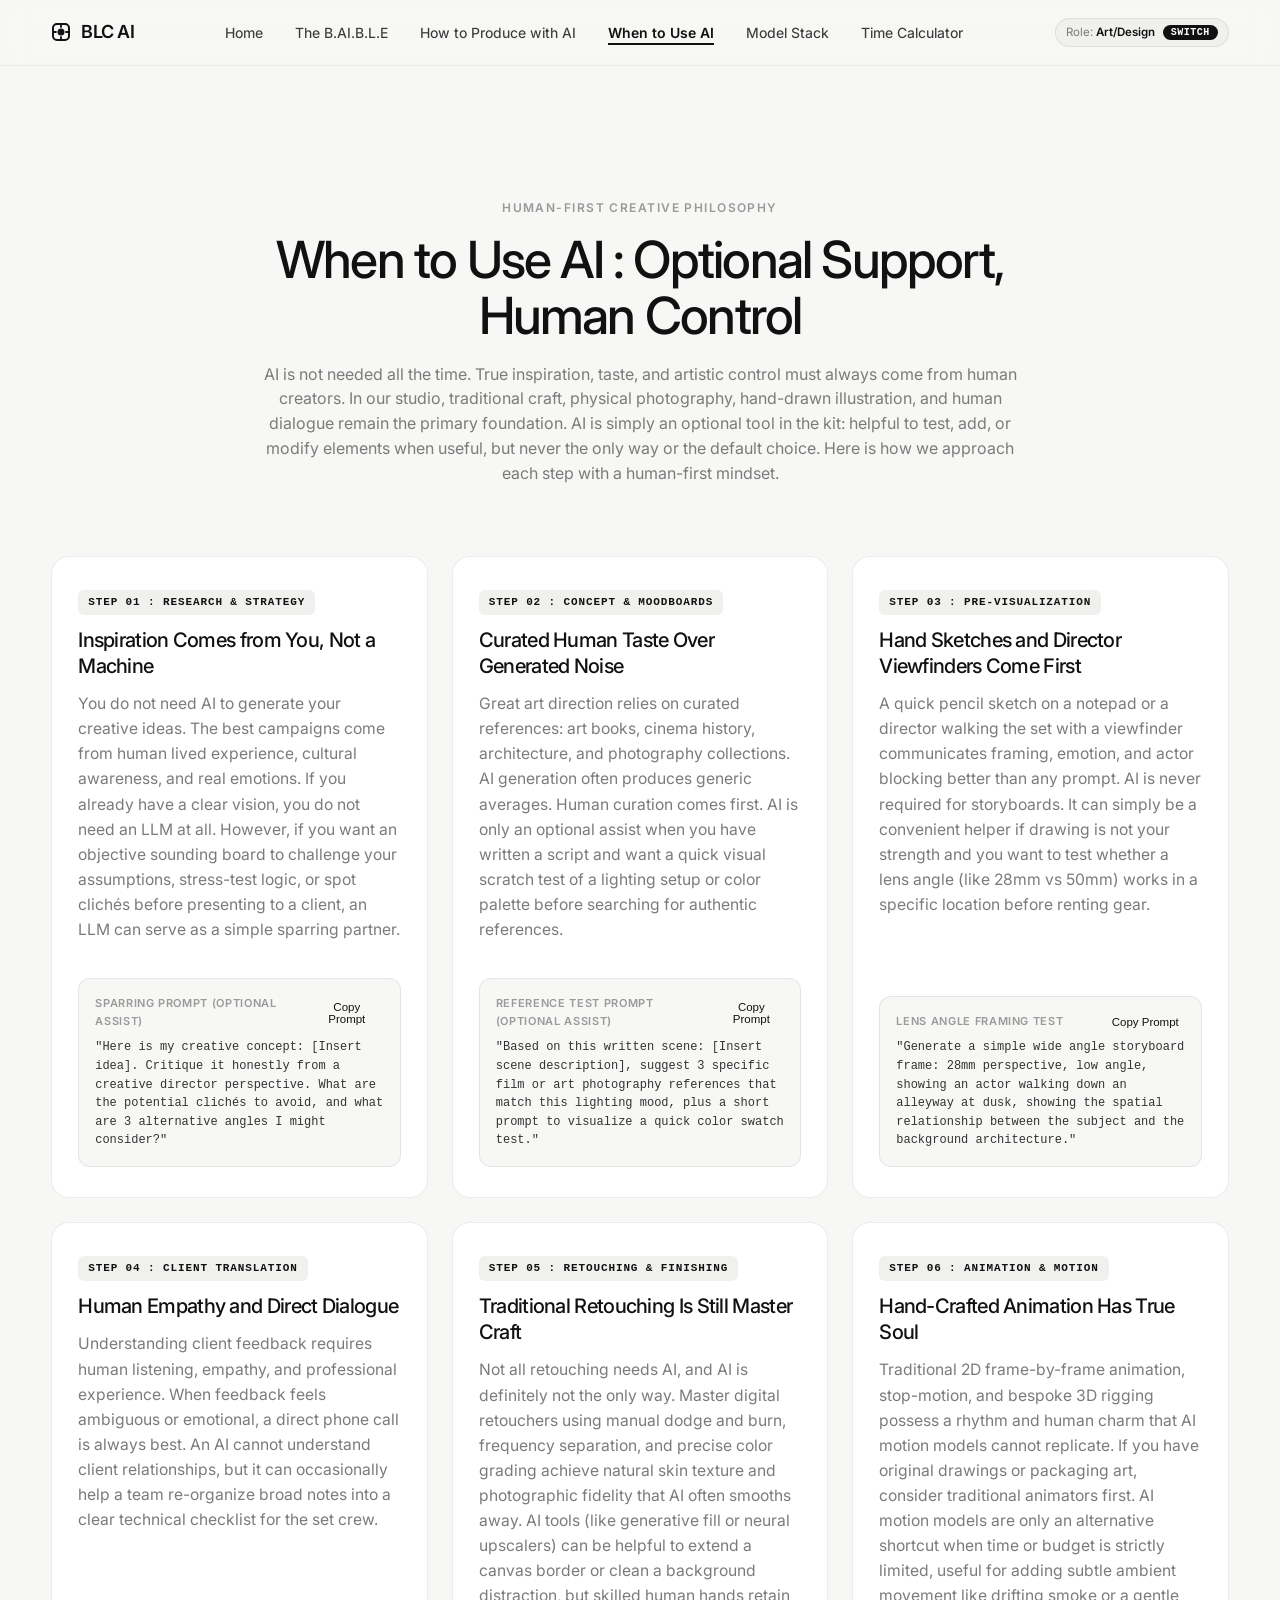
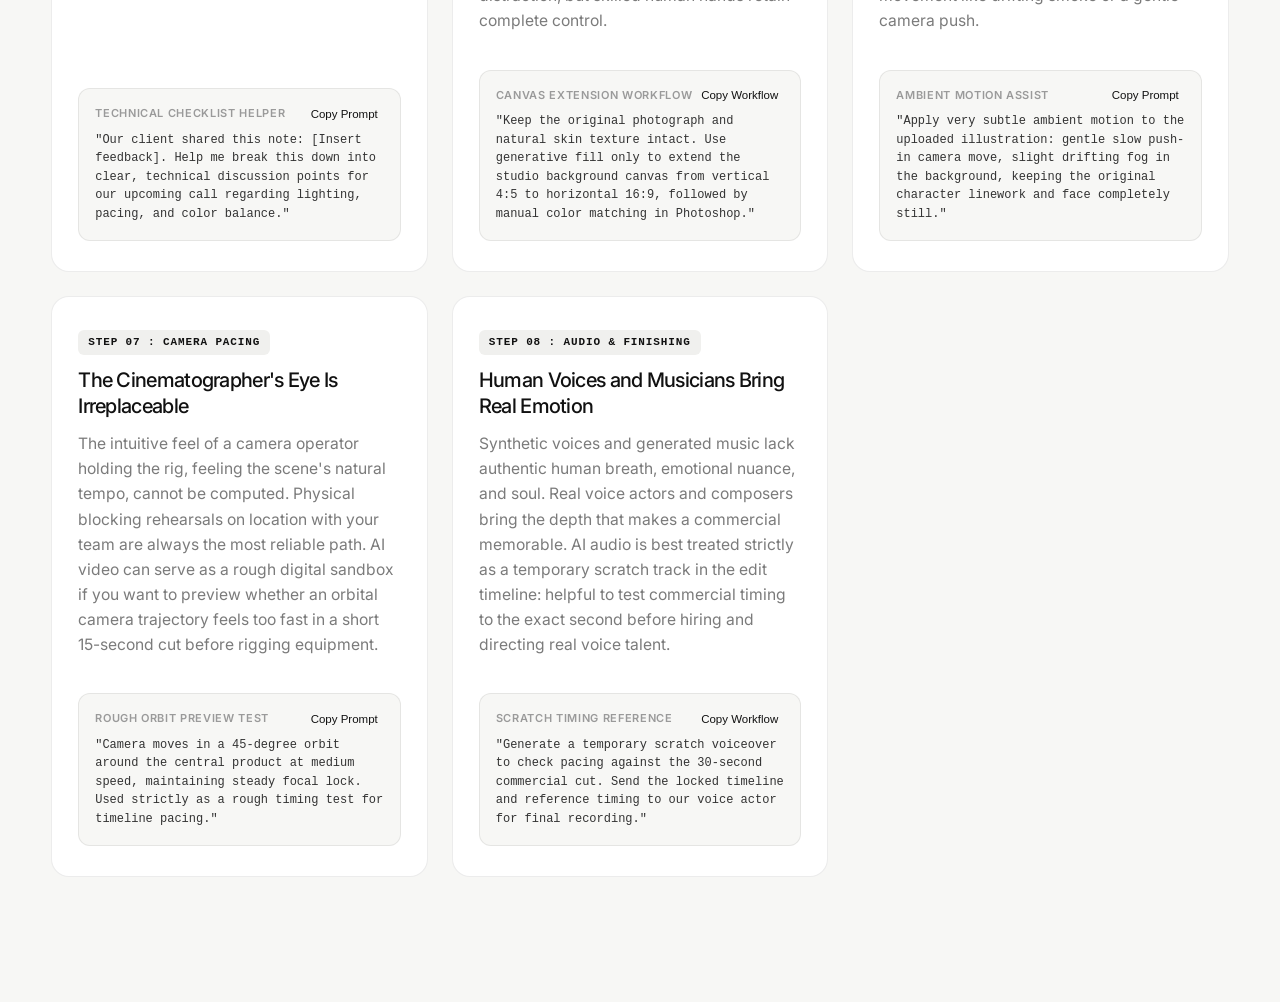
<file: when-to-use.html>
<!DOCTYPE html>
<html lang="en">
<head>
  <meta charset="UTF-8">
  <meta name="viewport" content="width=device-width, initial-scale=1.0">
  <title>When to Use AI : The Practical Helper Guide : BLC AI</title>
  <meta name="description" content="Inspiration, taste, and control come from the human creator. Learn when and how AI can serve as optional support without replacing craft.">
  
  <!-- Google Fonts: Inter -->
  <link rel="preconnect" href="https://fonts.googleapis.com">
  <link rel="preconnect" href="https://fonts.gstatic.com" crossorigin>
  <link href="https://fonts.googleapis.com/css2?family=Inter:wght@400;500;600;700&display=swap" rel="stylesheet">
  
  <!-- Stylesheet -->
  <link rel="stylesheet" href="style.css">
</head>
<body>

  <!-- Top Sticky Navigation -->
  <nav class="site-nav">
    <div class="container nav-container">
      <a href="index.html" class="brand-link">
        <!-- Minimalist Stylized AI Vector Monogram -->
        <svg class="brand-mark" viewBox="0 0 20 20" fill="none">
          <rect x="2" y="2" width="16" height="16" rx="4" stroke="#111111" stroke-width="2"/>
          <circle cx="10" cy="10" r="3.5" fill="#111111"/>
          <path d="M10 2v3M10 15v3M2 10h3M15 10h3" stroke="#111111" stroke-width="1.8" stroke-linecap="round"/>
        </svg>
        <span>BLC AI</span>
      </a>

      <ul class="nav-links">
        <li><a href="index.html">Home</a></li>
        <li><a href="the-bible.html">The B.AI.B.L.E</a></li>
        <li><a href="how-to-produce.html">How to Produce with AI</a></li>
        <li><a href="when-to-use.html" class="active">When to Use AI</a></li>
        <li><a href="model-stack.html">Model Stack</a></li>
        <li><a href="time-calculator.html">Time Calculator</a></li>
      </ul>

      <div class="nav-role-badge">
        <span class="role-badge-label">Role: <strong id="currentRoleName">Art/Design</strong></span>
        <button class="role-switch-btn" id="switchRoleBtn" title="Switch role view">Switch</button>
      </div>
    </div>
  </nav>

  <!-- =========================================================================
       SECTION: WHEN TO USE AI (Helper & Creative Companion to Production)
       ========================================================================= -->
  <main class="section-padding" id="when-to-use">
    <div class="container">
      <div class="section-header">
        <span class="section-tag">Human-First Creative Philosophy</span>
        <h1 class="section-title">When to Use AI : Optional Support, Human Control</h1>
        <p class="section-lead">
          AI is not needed all the time. True inspiration, taste, and artistic control must always come from human creators. In our studio, traditional craft, physical photography, hand-drawn illustration, and human dialogue remain the primary foundation. AI is simply an optional tool in the kit: helpful to test, add, or modify elements when useful, but never the only way or the default choice. Here is how we approach each step with a human-first mindset.
        </p>
      </div>

      <div class="helper-grid">
        
        <!-- HELPER 01 -->
        <article class="helper-card">
          <div class="helper-top">
            <span class="helper-stage-badge">STEP 01 : RESEARCH & STRATEGY</span>
            <h2 class="helper-title">Inspiration Comes from You, Not a Machine</h2>
            <p class="helper-desc">
              You do not need AI to generate your creative ideas. The best campaigns come from human lived experience, cultural awareness, and real emotions. If you already have a clear vision, you do not need an LLM at all. However, if you want an objective sounding board to challenge your assumptions, stress-test logic, or spot clichés before presenting to a client, an LLM can serve as a simple sparring partner.
            </p>
          </div>
          <div class="helper-example-box">
            <div class="helper-example-head">
              <span class="helper-example-label">Sparring Prompt (Optional Assist)</span>
              <button class="helper-copy-btn">Copy Prompt</button>
            </div>
            <div class="helper-prompt-snippet">
              "Here is my creative concept: [Insert idea]. Critique it honestly from a creative director perspective. What are the potential clichés to avoid, and what are 3 alternative angles I might consider?"
            </div>
          </div>
        </article>

        <!-- HELPER 02 -->
        <article class="helper-card">
          <div class="helper-top">
            <span class="helper-stage-badge">STEP 02 : CONCEPT & MOODBOARDS</span>
            <h2 class="helper-title">Curated Human Taste Over Generated Noise</h2>
            <p class="helper-desc">
              Great art direction relies on curated references: art books, cinema history, architecture, and photography collections. AI generation often produces generic averages. Human curation comes first. AI is only an optional assist when you have written a script and want a quick visual scratch test of a lighting setup or color palette before searching for authentic references.
            </p>
          </div>
          <div class="helper-example-box">
            <div class="helper-example-head">
              <span class="helper-example-label">Reference Test Prompt (Optional Assist)</span>
              <button class="helper-copy-btn">Copy Prompt</button>
            </div>
            <div class="helper-prompt-snippet">
              "Based on this written scene: [Insert scene description], suggest 3 specific film or art photography references that match this lighting mood, plus a short prompt to visualize a quick color swatch test."
            </div>
          </div>
        </article>

        <!-- HELPER 03 -->
        <article class="helper-card">
          <div class="helper-top">
            <span class="helper-stage-badge">STEP 03 : PRE-VISUALIZATION</span>
            <h2 class="helper-title">Hand Sketches and Director Viewfinders Come First</h2>
            <p class="helper-desc">
              A quick pencil sketch on a notepad or a director walking the set with a viewfinder communicates framing, emotion, and actor blocking better than any prompt. AI is never required for storyboards. It can simply be a convenient helper if drawing is not your strength and you want to test whether a lens angle (like 28mm vs 50mm) works in a specific location before renting gear.
            </p>
          </div>
          <div class="helper-example-box">
            <div class="helper-example-head">
              <span class="helper-example-label">Lens Angle Framing Test</span>
              <button class="helper-copy-btn">Copy Prompt</button>
            </div>
            <div class="helper-prompt-snippet">
              "Generate a simple wide angle storyboard frame: 28mm perspective, low angle, showing an actor walking down an alleyway at dusk, showing the spatial relationship between the subject and the background architecture."
            </div>
          </div>
        </article>

        <!-- HELPER 04 -->
        <article class="helper-card">
          <div class="helper-top">
            <span class="helper-stage-badge">STEP 04 : CLIENT TRANSLATION</span>
            <h2 class="helper-title">Human Empathy and Direct Dialogue</h2>
            <p class="helper-desc">
              Understanding client feedback requires human listening, empathy, and professional experience. When feedback feels ambiguous or emotional, a direct phone call is always best. An AI cannot understand client relationships, but it can occasionally help a team re-organize broad notes into a clear technical checklist for the set crew.
            </p>
          </div>
          <div class="helper-example-box">
            <div class="helper-example-head">
              <span class="helper-example-label">Technical Checklist Helper</span>
              <button class="helper-copy-btn">Copy Prompt</button>
            </div>
            <div class="helper-prompt-snippet">
              "Our client shared this note: [Insert feedback]. Help me break this down into clear, technical discussion points for our upcoming call regarding lighting, pacing, and color balance."
            </div>
          </div>
        </article>

        <!-- HELPER 05 -->
        <article class="helper-card">
          <div class="helper-top">
            <span class="helper-stage-badge">STEP 05 : RETOUCHING & FINISHING</span>
            <h2 class="helper-title">Traditional Retouching Is Still Master Craft</h2>
            <p class="helper-desc">
              Not all retouching needs AI, and AI is definitely not the only way. Master digital retouchers using manual dodge and burn, frequency separation, and precise color grading achieve natural skin texture and photographic fidelity that AI often smooths away. AI tools (like generative fill or neural upscalers) can be helpful to extend a canvas border or clean a background distraction, but skilled human hands retain complete control.
            </p>
          </div>
          <div class="helper-example-box">
            <div class="helper-example-head">
              <span class="helper-example-label">Canvas Extension Workflow</span>
              <button class="helper-copy-btn">Copy Workflow</button>
            </div>
            <div class="helper-prompt-snippet">
              "Keep the original photograph and natural skin texture intact. Use generative fill only to extend the studio background canvas from vertical 4:5 to horizontal 16:9, followed by manual color matching in Photoshop."
            </div>
          </div>
        </article>

        <!-- HELPER 06 -->
        <article class="helper-card">
          <div class="helper-top">
            <span class="helper-stage-badge">STEP 06 : ANIMATION & MOTION</span>
            <h2 class="helper-title">Hand-Crafted Animation Has True Soul</h2>
            <p class="helper-desc">
              Traditional 2D frame-by-frame animation, stop-motion, and bespoke 3D rigging possess a rhythm and human charm that AI motion models cannot replicate. If you have original drawings or packaging art, consider traditional animators first. AI motion models are only an alternative shortcut when time or budget is strictly limited, useful for adding subtle ambient movement like drifting smoke or a gentle camera push.
            </p>
          </div>
          <div class="helper-example-box">
            <div class="helper-example-head">
              <span class="helper-example-label">Ambient Motion Assist</span>
              <button class="helper-copy-btn">Copy Prompt</button>
            </div>
            <div class="helper-prompt-snippet">
              "Apply very subtle ambient motion to the uploaded illustration: gentle slow push-in camera move, slight drifting fog in the background, keeping the original character linework and face completely still."
            </div>
          </div>
        </article>

        <!-- HELPER 07 -->
        <article class="helper-card">
          <div class="helper-top">
            <span class="helper-stage-badge">STEP 07 : CAMERA PACING</span>
            <h2 class="helper-title">The Cinematographer's Eye Is Irreplaceable</h2>
            <p class="helper-desc">
              The intuitive feel of a camera operator holding the rig, feeling the scene's natural tempo, cannot be computed. Physical blocking rehearsals on location with your team are always the most reliable path. AI video can serve as a rough digital sandbox if you want to preview whether an orbital camera trajectory feels too fast in a short 15-second cut before rigging equipment.
            </p>
          </div>
          <div class="helper-example-box">
            <div class="helper-example-head">
              <span class="helper-example-label">Rough Orbit Preview Test</span>
              <button class="helper-copy-btn">Copy Prompt</button>
            </div>
            <div class="helper-prompt-snippet">
              "Camera moves in a 45-degree orbit around the central product at medium speed, maintaining steady focal lock. Used strictly as a rough timing test for timeline pacing."
            </div>
          </div>
        </article>

        <!-- HELPER 08 -->
        <article class="helper-card">
          <div class="helper-top">
            <span class="helper-stage-badge">STEP 08 : AUDIO & FINISHING</span>
            <h2 class="helper-title">Human Voices and Musicians Bring Real Emotion</h2>
            <p class="helper-desc">
              Synthetic voices and generated music lack authentic human breath, emotional nuance, and soul. Real voice actors and composers bring the depth that makes a commercial memorable. AI audio is best treated strictly as a temporary scratch track in the edit timeline: helpful to test commercial timing to the exact second before hiring and directing real voice talent.
            </p>
          </div>
          <div class="helper-example-box">
            <div class="helper-example-head">
              <span class="helper-example-label">Scratch Timing Reference</span>
              <button class="helper-copy-btn">Copy Workflow</button>
            </div>
            <div class="helper-prompt-snippet">
              "Generate a temporary scratch voiceover to check pacing against the 30-second commercial cut. Send the locked timeline and reference timing to our voice actor for final recording."
            </div>
          </div>
        </article>

      </div>

    </div>
  </main>

  <!-- Scripts -->
  <script src="app.js"></script>
</body>
</html>
</file>
<file: style.css>
/* ==========================================================================
   BLC AI — Design System & Stylesheet
   Extracted from Kindred Design Tokens & Dot-Matrix LED Scanline Aesthetic
   ========================================================================== */

:root {
  --bg: #f7f7f5;
  --ink: #111111;
  --mute: #9a9a9a;
  --sub: #7b7b7b;
  --card-bg: #ffffff;
  --card-subtle: #f0f0ee;
  --card-border: rgba(17, 17, 17, 0.08);
  --border-light: rgba(17, 17, 17, 0.04);
  --accent-dark: #0d0d0d;
  --pill-glow: linear-gradient(90deg, #ffcf5a, #7dffa8, #5ad7ff, #9b7bff, #ff6fd8, #ffb36b);
  --font-sans: 'Inter', -apple-system, BlinkMacSystemFont, 'Segoe UI', Roboto, sans-serif;
  --font-mono: 'JetBrains Mono', 'SF Mono', Consolas, monospace;
}

* {
  box-sizing: border-box;
  margin: 0;
  padding: 0;
}

html {
  scroll-behavior: smooth;
  font-size: 16px;
  background-color: var(--bg);
  color: var(--ink);
}

body {
  font-family: var(--font-sans);
  background-color: var(--bg);
  color: var(--ink);
  line-height: 1.6;
  -webkit-font-smoothing: antialiased;
  -moz-osx-font-smoothing: grayscale;
  overflow-x: hidden;
}

/* ==========================================================================
   Typography & Shared Elements
   ========================================================================== */

h1, h2, h3, h4 {
  font-weight: 500;
  letter-spacing: -0.035em;
  color: var(--ink);
}

p {
  color: var(--sub);
  font-size: 1.05rem;
  line-height: 1.65;
}

a {
  color: inherit;
  text-decoration: none;
  transition: color 0.2s ease;
}

.container {
  width: min(92vw, 1200px);
  margin: 0 auto;
  position: relative;
  z-index: 2;
}

.section-padding {
  padding: clamp(80px, 10vw, 140px) 0;
}

.section-header {
  max-width: 760px;
  margin: 0 auto clamp(40px, 6vw, 70px);
  text-align: center;
}

.section-tag {
  display: inline-block;
  font-size: 12px;
  font-weight: 600;
  letter-spacing: 0.12em;
  text-transform: uppercase;
  color: var(--mute);
  margin-bottom: 14px;
}

.section-title {
  font-size: clamp(32px, 4vw, 54px);
  line-height: 1.1;
  margin-bottom: 18px;
}

.section-lead {
  font-size: clamp(16px, 1.25vw, 19px);
  color: var(--sub);
  line-height: 1.55;
}

/* Rainbow Pill CTA (Kindred Spec) */
.pill-cta {
  position: relative;
  display: inline-flex;
  align-items: center;
  justify-content: center;
  gap: 8px;
  background: var(--ink);
  color: #ffffff;
  padding: 12px 24px;
  border-radius: 999px;
  font-size: 14px;
  font-weight: 500;
  letter-spacing: -0.01em;
  cursor: pointer;
  border: none;
  transition: transform 0.25s cubic-bezier(0.2, 0.8, 0.2, 1), background-color 0.2s ease;
  z-index: 1;
}

.pill-cta::before {
  content: '';
  position: absolute;
  left: 10%;
  right: 10%;
  bottom: -6px;
  height: 16px;
  border-radius: 50%;
  background: var(--pill-glow);
  filter: blur(9px);
  opacity: 0.85;
  transition: all 0.3s cubic-bezier(0.2, 0.8, 0.2, 1);
  z-index: -1;
}

.pill-cta:hover {
  transform: translateY(-1.5px);
  color: #ffffff;
}

.pill-cta:hover::before {
  opacity: 1;
  filter: blur(12px);
  bottom: -9px;
}

.pill-cta-secondary {
  display: inline-flex;
  align-items: center;
  gap: 8px;
  background: rgba(255, 255, 255, 0.7);
  backdrop-filter: blur(8px);
  color: var(--ink);
  padding: 11px 22px;
  border-radius: 999px;
  font-size: 14px;
  font-weight: 500;
  border: 1px solid var(--card-border);
  transition: all 0.2s ease;
}

.pill-cta-secondary:hover {
  background: #ffffff;
  border-color: rgba(17, 17, 17, 0.2);
  transform: translateY(-1px);
}

/* ==========================================================================
   Navigation Bar
   ========================================================================== */

.site-nav {
  position: sticky;
  top: 0;
  left: 0;
  width: 100%;
  background: rgba(247, 247, 245, 0.88);
  backdrop-filter: blur(14px);
  -webkit-backdrop-filter: blur(14px);
  z-index: 100;
  border-bottom: 1px solid rgba(17, 17, 17, 0.05);
  padding: 18px 0;
}

.nav-container {
  display: flex;
  align-items: center;
  justify-content: space-between;
}

.brand-link {
  display: flex;
  align-items: center;
  gap: 10px;
  font-size: 18px;
  font-weight: 600;
  letter-spacing: -0.03em;
  color: var(--ink);
}

.brand-mark {
  width: 20px;
  height: 20px;
}

.nav-links {
  display: flex;
  align-items: center;
  gap: clamp(20px, 2.5vw, 36px);
  list-style: none;
}

.nav-links a {
  font-size: 14px;
  color: #3a3a3a;
  font-weight: 450;
  transition: color 0.2s ease;
  position: relative;
}

.nav-links a:hover {
  color: var(--ink);
}

.nav-links a.active {
  color: var(--ink);
  font-weight: 600;
  border-bottom: 2px solid var(--ink);
  padding-bottom: 2px;
}

/* ==========================================================================
   Hero Section & Canvas Halftone
   ========================================================================== */

.hero-section {
  position: relative;
  min-height: calc(100vh - 75px);
  display: flex;
  flex-direction: column;
  justify-content: center;
  align-items: center;
  overflow: hidden;
  padding: clamp(40px, 6vh, 80px) 0;
}

.hero-content {
  position: relative;
  z-index: 3;
  text-align: center;
  width: 100%;
  max-width: 1040px;
  margin: 0 auto;
  padding: 10px 16px 0;
  display: flex;
  flex-direction: column;
  align-items: center;
}

.hero-title {
  font-size: clamp(54px, 9vw, 112px);
  font-weight: 600;
  letter-spacing: -0.045em;
  line-height: 0.95;
  margin-bottom: 24px;
  color: var(--ink);
}

.hero-title .title-accent {
  color: var(--ink);
  display: block;
}

.hero-title .title-light {
  color: var(--mute);
  font-weight: 400;
}

.hero-subtitle-container {
  width: 100%;
  max-width: 660px;
  margin: 0 auto 10px;
  padding: 0 12px;
}

.hero-subtitle {
  font-size: clamp(15px, 1.2vw, 18px);
  color: var(--sub);
  line-height: 1.55;
  margin: 0 auto;
}

/* Dedicated Animation Stage Container */
.animation-stage-container {
  width: 100%;
  max-width: 960px;
  height: clamp(210px, 34vh, 360px);
  position: relative;
  margin: 8px auto 0;
  overflow: hidden;
}

.animation-stage-container canvas#dots {
  position: absolute;
  inset: 0;
  width: 100%;
  height: 100%;
  display: block;
  pointer-events: none;
}

/* ==========================================================================
   Partner & Tool Logos Strip
   ========================================================================== */

.partner-bar {
  width: 100%;
  padding: clamp(24px, 4vh, 48px) 0;
  border-top: 1px solid var(--border-light);
  border-bottom: 1px solid var(--border-light);
  margin-top: auto;
  position: relative;
  z-index: 3;
  background: rgba(247, 247, 245, 0.7);
  backdrop-filter: blur(8px);
}

.partner-inner {
  display: flex;
  align-items: center;
  justify-content: center;
  flex-wrap: wrap;
  gap: clamp(24px, 4.5vw, 60px);
}

.partner-logo-item {
  display: flex;
  align-items: center;
  gap: 8px;
  font-size: 14px;
  font-weight: 500;
  letter-spacing: -0.01em;
  color: var(--mute);
  transition: color 0.2s ease;
}

.partner-logo-item:hover {
  color: var(--ink);
}

.partner-logo-item svg {
  opacity: 0.8;
}

/* ==========================================================================
   Section: HOW TO PRODUCE WITH AI (9 Steps)
   ========================================================================== */

.workflow-video-container {
  width: 100%;
  max-width: 960px;
  margin: 0 auto clamp(24px, 4vw, 36px);
  border-radius: 20px;
  overflow: hidden;
  box-shadow: 0 20px 48px rgba(0, 0, 0, 0.08);
  border: 1px solid var(--card-border);
  background: #0d0d0d;
}

.workflow-video-player {
  width: 100%;
  height: auto;
  max-height: 560px;
  display: block;
  background: #000000;
  outline: none;
}

/* 9-Step Simplified Overview Timeline (Black line with black circles & white text) */
.pipeline-overview-bar {
  width: 100%;
  max-width: 960px;
  margin: 0 auto clamp(32px, 5vw, 54px);
  position: relative;
}

.pipeline-track {
  position: relative;
  display: flex;
  justify-content: space-between;
  align-items: flex-start;
  width: 100%;
  padding: 16px 0 46px;
}

.pipeline-line {
  position: absolute;
  top: 37px;
  left: 21px;
  right: 21px;
  height: 2px;
  background: #111111;
  z-index: 1;
}

/* Reconnecting Straight 90° Return Line in same style as main line (Step 09 -> Step 03) */
.pipeline-reconnect-wrap {
  position: absolute;
  top: 84px;
  left: calc(25% + 10.5px);
  right: 21px;
  height: 18px;
  border-left: 2px solid #111111;
  border-bottom: 2px solid #111111;
  border-right: 2px solid #111111;
  border-top: none;
  border-radius: 0;
  z-index: 2;
  text-decoration: none;
  cursor: pointer;
  transition: opacity 0.2s ease;
}

.pipeline-reconnect-wrap:hover {
  opacity: 0.65;
}

.reconnect-subtext {
  position: absolute;
  top: 22px;
  left: 50%;
  transform: translateX(-50%);
  font-family: var(--font-mono);
  font-size: 11px;
  font-weight: 500;
  color: var(--mute);
  letter-spacing: 0.02em;
  white-space: nowrap;
  pointer-events: none;
}

.step-node {
  display: flex;
  flex-direction: column;
  align-items: center;
  text-decoration: none;
  position: relative;
  z-index: 2;
  cursor: pointer;
  group: hover;
}

.step-node-circle {
  width: 42px;
  height: 42px;
  border-radius: 50%;
  background: #111111;
  color: #ffffff;
  display: flex;
  align-items: center;
  justify-content: center;
  font-family: var(--font-mono);
  font-size: 13.5px;
  font-weight: 700;
  box-shadow: 0 2px 8px rgba(0, 0, 0, 0.15);
  transition: transform 0.2s cubic-bezier(0.2, 0.8, 0.2, 1), background-color 0.2s ease, box-shadow 0.2s ease;
}

.step-node:hover .step-node-circle {
  transform: scale(1.14);
  background: #000000;
  box-shadow: 0 6px 18px rgba(0, 0, 0, 0.25);
}

.step-node-name {
  font-size: 11.5px;
  font-weight: 600;
  color: var(--ink);
  margin-top: 10px;
  text-align: center;
  white-space: nowrap;
  letter-spacing: -0.01em;
  transition: color 0.2s ease;
}

.step-node:hover .step-node-name {
  color: #000000;
  text-decoration: underline;
}

@media (max-width: 900px) {
  .pipeline-overview-bar {
    overflow-x: auto;
    padding-bottom: 12px;
    -webkit-overflow-scrolling: touch;
    scrollbar-width: thin;
  }
  .pipeline-track {
    min-width: 760px;
    padding: 16px 0 46px;
  }
  .pipeline-line {
    left: 21px;
    right: 21px;
    top: 37px;
  }
}

/* Step Cards Layout: Left-Aligned Content + Right-Side Icon */
.workflow-timeline {
  display: flex;
  flex-direction: column;
  gap: 28px;
  margin-top: 36px;
}

.step-card {
  background: var(--card-bg);
  border: 1px solid var(--card-border);
  border-radius: 20px;
  padding: clamp(28px, 4vw, 40px);
  position: relative;
  transition: box-shadow 0.25s ease, border-color 0.25s ease, transform 0.2s ease;
  scroll-margin-top: 100px;
}

.step-card:hover {
  box-shadow: 0 16px 36px rgba(0, 0, 0, 0.04);
  border-color: rgba(17, 17, 17, 0.16);
  transform: translateY(-2px);
}

.step-card-layout {
  display: flex;
  align-items: center;
  justify-content: space-between;
  gap: clamp(24px, 4vw, 44px);
}

.step-card-content {
  flex: 1;
  min-width: 0;
  text-align: left;
}

.step-meta {
  display: flex;
  align-items: center;
  gap: 12px;
  margin-bottom: 12px;
}

.step-num {
  font-family: var(--font-mono);
  font-size: 12.5px;
  font-weight: 700;
  padding: 4px 10px;
  background: var(--card-subtle);
  color: var(--ink);
  border-radius: 6px;
  letter-spacing: 0.04em;
}

.step-stage-tag {
  font-size: 11.5px;
  font-weight: 600;
  text-transform: uppercase;
  letter-spacing: 0.08em;
  color: var(--mute);
}

.step-title {
  font-size: clamp(22px, 2.3vw, 29px);
  font-weight: 600;
  letter-spacing: -0.025em;
  line-height: 1.22;
  color: var(--ink);
  margin-bottom: 12px;
  text-align: left;
}

.step-desc {
  font-size: 15px;
  color: var(--sub);
  line-height: 1.6;
  text-align: left;
  margin-bottom: 16px;
  max-width: 680px;
}

.step-tools-list {
  display: flex;
  align-items: center;
  flex-wrap: wrap;
  gap: 8px;
  margin-top: 14px;
}

.tools-label {
  font-size: 11.5px;
  font-weight: 600;
  text-transform: uppercase;
  letter-spacing: 0.06em;
  color: var(--mute);
  margin-right: 4px;
}

.tool-chip {
  font-size: 12px;
  font-weight: 500;
  color: var(--ink);
  background: var(--bg);
  border: 1px solid var(--card-border);
  padding: 3px 10px;
  border-radius: 999px;
  letter-spacing: -0.01em;
}

/* Step Card Image Container & Placeholder Slot */
.step-card-image-wrap {
  flex-shrink: 0;
  width: clamp(280px, 36vw, 380px);
  max-width: 44%;
  border-radius: 14px;
}

.step-image-placeholder {
  width: 100%;
  aspect-ratio: 4 / 3;
  border-radius: 14px;
  background: var(--bg);
  border: 1.5px dashed rgba(17, 17, 17, 0.22);
  display: flex;
  flex-direction: column;
  align-items: center;
  justify-content: center;
  gap: 8px;
  padding: 24px 16px;
  text-align: center;
  transition: border-color 0.25s ease, background-color 0.25s ease, transform 0.25s ease;
  user-select: none;
}

.step-card:hover .step-image-placeholder {
  border-color: rgba(17, 17, 17, 0.45);
  background: #ffffff;
  transform: translateY(-2px);
}

.step-image-placeholder svg {
  color: var(--mute);
  transition: color 0.25s ease, transform 0.25s ease;
}

.step-card:hover .step-image-placeholder svg {
  color: var(--ink);
  transform: scale(1.08);
}

.placeholder-label {
  font-size: 13px;
  font-weight: 600;
  color: var(--ink);
  letter-spacing: -0.01em;
}

.placeholder-hint {
  font-family: var(--font-mono);
  font-size: 11px;
  color: var(--mute);
  letter-spacing: 0.02em;
}

/* Pipeline Step Images */
.step-card-image-wrap img {
  width: 100%;
  aspect-ratio: 4 / 3;
  object-fit: cover;
  border-radius: 14px;
  border: 1px solid var(--card-border);
  display: block;
  background: var(--card-subtle);
  box-shadow: 0 4px 16px rgba(0, 0, 0, 0.04);
  transition: transform 0.25s cubic-bezier(0.2, 0.8, 0.2, 1), box-shadow 0.25s ease, border-color 0.25s ease;
  cursor: zoom-in;
}

.step-card:hover .step-card-image-wrap img {
  transform: scale(1.025);
  box-shadow: 0 12px 28px rgba(0, 0, 0, 0.09);
  border-color: rgba(17, 17, 17, 0.2);
}

/* Pipeline Image Lightbox Modal */
.image-lightbox {
  position: fixed;
  inset: 0;
  z-index: 9999;
  background: rgba(17, 17, 17, 0.88);
  backdrop-filter: blur(10px);
  -webkit-backdrop-filter: blur(10px);
  display: flex;
  flex-direction: column;
  align-items: center;
  justify-content: center;
  padding: 24px;
  opacity: 0;
  pointer-events: none;
  transition: opacity 0.25s ease;
}

.image-lightbox.active {
  opacity: 1;
  pointer-events: auto;
}

.image-lightbox-content {
  position: relative;
  max-width: min(1080px, 92vw);
  max-height: 86vh;
  display: flex;
  flex-direction: column;
  align-items: center;
  transform: scale(0.96);
  transition: transform 0.25s cubic-bezier(0.2, 0.8, 0.2, 1);
}

.image-lightbox.active .image-lightbox-content {
  transform: scale(1);
}

.image-lightbox-img {
  max-width: 100%;
  max-height: 78vh;
  object-fit: contain;
  border-radius: 12px;
  box-shadow: 0 24px 60px rgba(0, 0, 0, 0.45);
  border: 1px solid rgba(255, 255, 255, 0.12);
  background: #000;
}

.image-lightbox-caption {
  margin-top: 14px;
  font-size: 13.5px;
  color: rgba(255, 255, 255, 0.82);
  text-align: center;
  max-width: 720px;
  line-height: 1.45;
}

.image-lightbox-close {
  position: absolute;
  top: -46px;
  right: 0;
  background: rgba(255, 255, 255, 0.14);
  color: #ffffff;
  border: 1px solid rgba(255, 255, 255, 0.2);
  border-radius: 999px;
  width: 36px;
  height: 36px;
  display: flex;
  align-items: center;
  justify-content: center;
  font-size: 18px;
  cursor: pointer;
  transition: background 0.2s ease, transform 0.2s ease;
}

.image-lightbox-close:hover {
  background: rgba(255, 255, 255, 0.26);
  transform: scale(1.06);
}

.point-of-no-return-badge {
  display: inline-flex;
  align-items: center;
  gap: 6px;
  font-size: 11.5px;
  font-weight: 700;
  text-transform: uppercase;
  letter-spacing: 0.08em;
  color: #b91c1c;
  background: rgba(239, 68, 68, 0.1);
  padding: 4px 10px;
  border-radius: 6px;
  margin-bottom: 12px;
}

@media (max-width: 820px) {
  .step-card-layout {
    flex-direction: column;
    align-items: stretch;
    gap: 22px;
  }
  .step-card-image-wrap {
    width: 100%;
    max-width: 100%;
  }
  .step-image-placeholder {
    aspect-ratio: 16 / 9;
  }
}

.step-models-box {
  background: var(--bg);
  border: 1px solid var(--border-light);
  border-radius: 12px;
  padding: 18px 22px;
  margin-bottom: 20px;
}

.box-label {
  font-size: 12px;
  font-weight: 600;
  text-transform: uppercase;
  letter-spacing: 0.08em;
  color: var(--mute);
  margin-bottom: 12px;
  display: block;
}

.model-pill-grid {
  display: flex;
  flex-wrap: wrap;
  gap: 10px;
}

.model-chip {
  display: inline-flex;
  align-items: center;
  gap: 6px;
  font-size: 13px;
  font-weight: 500;
  background: #ffffff;
  border: 1px solid var(--card-border);
  padding: 6px 12px;
  border-radius: 999px;
  color: var(--ink);
}

.model-chip .tag-provider {
  font-size: 11px;
  color: var(--mute);
}

.checkpoint-banner {
  display: flex;
  align-items: center;
  gap: 10px;
  padding: 12px 18px;
  border-radius: 10px;
  font-size: 13.5px;
  font-weight: 500;
  background: #f4fbf7;
  border: 1px solid #c7eed9;
  color: #1b633e;
}

/* Step 8: The Point of No Return Card */
.step-card.point-of-no-return {
  background: #0f0f0f;
  color: #f7f7f5;
  border: 1px solid #262626;
  box-shadow: 0 24px 60px rgba(0, 0, 0, 0.25);
}

.step-card.point-of-no-return .step-title {
  color: #ffffff;
}

.step-card.point-of-no-return .step-desc {
  color: #a3a3a3;
}

.step-card.point-of-no-return .step-num {
  background: #222;
  color: #ff5c5c;
  border: 1px solid #441111;
}

.step-card.point-of-no-return .step-stage-tag {
  color: #ff7878;
}

.step-card.point-of-no-return .step-models-box {
  background: #181818;
  border-color: #2b2b2b;
}

.step-card.point-of-no-return .box-label {
  color: #888888;
}

.step-card.point-of-no-return .model-chip {
  background: #242424;
  border-color: #383838;
  color: #f0f0ee;
}

.step-card.point-of-no-return .model-chip .tag-provider {
  color: #999;
}

.danger-checkpoint-banner {
  display: flex;
  align-items: flex-start;
  gap: 12px;
  padding: 16px 20px;
  border-radius: 12px;
  font-size: 14px;
  background: rgba(239, 68, 68, 0.12);
  border: 1px solid rgba(239, 68, 68, 0.35);
  color: #fca5a5;
  line-height: 1.5;
}

.danger-checkpoint-banner strong {
  color: #ffffff;
}

/* Philosophy Banner */
.philosophy-card {
  margin-top: 50px;
  background: #ffffff;
  border: 1px solid var(--card-border);
  border-radius: 20px;
  padding: clamp(32px, 5vw, 56px);
  text-align: center;
}

.philosophy-title {
  font-size: clamp(24px, 3vw, 36px);
  margin-bottom: 16px;
}

.philosophy-text {
  max-width: 780px;
  margin: 0 auto;
  font-size: 1.1rem;
  color: var(--sub);
  line-height: 1.6;
}

/* ==========================================================================
   Prompt Architecture Formula & Interactive Sandbox
   ========================================================================== */

/* ==========================================================================
   Prompt Architecture Formula & Interactive 7-Part Input Builder
   ========================================================================== */

.prompt-sandbox-box {
  background: #ffffff;
  border: 1px solid var(--card-border);
  border-radius: 18px;
  padding: clamp(20px, 3vw, 32px);
  margin-top: 24px;
}

.prompt-builder-header {
  display: flex;
  justify-content: space-between;
  align-items: center;
  flex-wrap: wrap;
  gap: 12px;
  margin-bottom: 20px;
}

.prompt-builder-actions {
  display: flex;
  gap: 10px;
}

.prompt-mini-btn {
  background: var(--bg);
  border: 1px solid var(--card-border);
  padding: 6px 14px;
  border-radius: 999px;
  font-size: 12.5px;
  font-weight: 500;
  color: var(--ink);
  cursor: pointer;
  transition: all 0.2s ease;
}

.prompt-mini-btn:hover {
  background: #ffffff;
  border-color: var(--ink);
}

.prompt-form-grid {
  display: grid;
  grid-template-columns: repeat(auto-fit, minmax(280px, 1fr));
  gap: 16px;
  margin-bottom: 22px;
}

.prompt-field-group {
  display: flex;
  flex-direction: column;
  gap: 6px;
}

.prompt-field-group.full-width {
  grid-column: 1 / -1;
}

.prompt-label {
  font-size: 12.5px;
  font-weight: 600;
  color: var(--ink);
  display: flex;
  align-items: center;
  gap: 6px;
}

.prompt-label-num {
  font-family: var(--font-mono);
  font-size: 11px;
  background: var(--card-subtle);
  padding: 2px 6px;
  border-radius: 4px;
  color: var(--sub);
}

.prompt-input {
  width: 100%;
  background: var(--bg);
  border: 1px solid var(--card-border);
  border-radius: 10px;
  padding: 10px 14px;
  font-size: 13.5px;
  font-family: var(--font-sans);
  color: var(--ink);
  outline: none;
  transition: border-color 0.2s ease, background-color 0.2s ease, box-shadow 0.2s ease;
}

.prompt-input:focus {
  background: #ffffff;
  border-color: var(--ink);
  box-shadow: 0 0 0 3px rgba(17, 17, 17, 0.06);
}

.prompt-input::placeholder {
  color: var(--mute);
  font-size: 13px;
}

.master-prompt-container {
  margin-top: 20px;
  background: #0d0d0d;
  border-radius: 14px;
  padding: 22px;
  color: #f0f0ee;
}

.master-prompt-head {
  display: flex;
  align-items: center;
  justify-content: space-between;
  margin-bottom: 14px;
}

.master-prompt-head span {
  font-size: 11.5px;
  font-family: var(--font-mono);
  color: #888;
  letter-spacing: 0.06em;
  text-transform: uppercase;
}

.prompt-output-box {
  font-family: var(--font-mono);
  font-size: 14px;
  line-height: 1.7;
  color: #e5e5e5;
  word-break: break-word;
  min-height: 60px;
}

.prompt-empty-hint {
  color: #666666;
  font-style: italic;
  font-family: var(--font-sans);
  font-size: 13.5px;
}

.tok-media { color: #7dffa8; }
.tok-subj { color: #5ad7ff; }
.tok-act { color: #ffcf5a; }
.tok-loc { color: #ffb36b; }
.tok-light { color: #ff6fd8; }
.tok-cam { color: #9b7bff; }
.tok-style { color: #a3a3a3; }

/* ==========================================================================
   Section: WHEN TO USE AI (Helper & Creative Companion Cards)
   ========================================================================== */

.helper-grid {
  display: grid;
  grid-template-columns: repeat(auto-fit, minmax(340px, 1fr));
  gap: 24px;
  margin-top: 30px;
}

.helper-card {
  background: #ffffff;
  border: 1px solid var(--card-border);
  border-radius: 18px;
  padding: 30px 26px;
  display: flex;
  flex-direction: column;
  justify-content: space-between;
  transition: transform 0.25s ease, box-shadow 0.25s ease;
}

.helper-card:hover {
  transform: translateY(-3px);
  box-shadow: 0 16px 36px rgba(0, 0, 0, 0.05);
}

.helper-top {
  margin-bottom: 18px;
}

.helper-stage-badge {
  display: inline-block;
  font-family: var(--font-mono);
  font-size: 11px;
  font-weight: 600;
  text-transform: uppercase;
  letter-spacing: 0.08em;
  padding: 4px 10px;
  border-radius: 6px;
  background: var(--card-subtle);
  color: var(--ink);
  margin-bottom: 12px;
}

.helper-title {
  font-size: 20px;
  line-height: 1.3;
  margin-bottom: 12px;
  color: var(--ink);
}

.helper-desc {
  font-size: 0.98rem;
  color: var(--sub);
  line-height: 1.6;
  margin-bottom: 18px;
}

.helper-example-box {
  background: var(--bg);
  border: 1px solid var(--card-border);
  border-radius: 12px;
  padding: 16px;
  margin-top: auto;
}

.helper-example-head {
  display: flex;
  justify-content: space-between;
  align-items: center;
  margin-bottom: 8px;
}

.helper-example-label {
  font-size: 11px;
  font-weight: 600;
  text-transform: uppercase;
  letter-spacing: 0.06em;
  color: var(--mute);
}

.helper-copy-btn {
  background: none;
  border: none;
  color: var(--ink);
  font-size: 11.5px;
  font-weight: 500;
  cursor: pointer;
  padding: 2px 6px;
  border-radius: 4px;
  transition: background 0.2s;
}

.helper-copy-btn:hover {
  background: var(--card-subtle);
}

.helper-prompt-snippet {
  font-family: var(--font-mono);
  font-size: 12px;
  color: #333333;
  line-height: 1.55;
  word-break: break-word;
}

/* ==========================================================================
   Section: THE B.AI.B.L.E (The 10 Commandments)
   ========================================================================== */

.bible-section {
  margin-top: clamp(64px, 8vw, 110px);
  padding-top: clamp(48px, 6vw, 80px);
  border-top: 1px solid var(--border-light);
}

.bible-header {
  margin-bottom: clamp(36px, 5vw, 60px);
  text-align: center;
}

.bible-subline {
  font-size: clamp(17px, 1.4vw, 22px);
  font-weight: 500;
  color: var(--ink);
  margin-top: 8px;
  letter-spacing: -0.01em;
}

.bible-grid {
  display: grid;
  grid-template-columns: repeat(2, 1fr);
  gap: 24px;
}

.bible-card {
  background: var(--card-bg);
  border: 1px solid var(--card-border);
  border-radius: 20px;
  padding: clamp(28px, 3.5vw, 40px);
  display: flex;
  flex-direction: column;
  transition: transform 0.25s ease, border-color 0.25s ease, box-shadow 0.25s ease;
  position: relative;
}

.bible-card:hover {
  transform: translateY(-2px);
  border-color: rgba(17, 17, 17, 0.2);
  box-shadow: 0 16px 36px rgba(0, 0, 0, 0.04);
}

.bible-card-header {
  display: flex;
  align-items: center;
  justify-content: space-between;
  margin-bottom: 14px;
}

.bible-num {
  font-family: var(--font-mono);
  font-size: 13px;
  font-weight: 700;
  color: var(--ink);
  background: var(--card-subtle);
  padding: 4px 10px;
  border-radius: 6px;
  letter-spacing: 0.04em;
}

.bible-badge {
  font-size: 11px;
  font-weight: 600;
  text-transform: uppercase;
  letter-spacing: 0.1em;
  color: var(--mute);
}

.bible-title {
  font-size: clamp(19px, 1.6vw, 23px);
  font-weight: 600;
  line-height: 1.3;
  letter-spacing: -0.02em;
  color: var(--ink);
  margin-bottom: 12px;
}

.bible-body {
  font-size: 14.5px;
  color: var(--sub);
  line-height: 1.6;
}

@media (max-width: 820px) {
  .bible-grid {
    grid-template-columns: 1fr;
  }
}

/* ==========================================================================
   Section: AI PRODUCTION TIME CALCULATOR
   ========================================================================== */

.calc-board {
  background: #ffffff;
  border: 1px solid var(--card-border);
  border-radius: 24px;
  padding: clamp(32px, 5vw, 64px);
  box-shadow: 0 20px 60px rgba(0, 0, 0, 0.03);
}

.calc-grid {
  display: grid;
  grid-template-columns: 1.1fr 1fr;
  gap: clamp(32px, 5vw, 60px);
  align-items: start;
}

.calc-inputs-column {
  display: flex;
  flex-direction: column;
  gap: 32px;
}

.calc-input-group {
  display: flex;
  flex-direction: column;
  gap: 12px;
}

.calc-label-row {
  display: flex;
  justify-content: space-between;
  align-items: baseline;
}

.calc-label {
  font-size: 15px;
  font-weight: 500;
  color: var(--ink);
}

.calc-val-badge {
  font-family: var(--font-mono);
  font-size: 14px;
  font-weight: 600;
  color: var(--ink);
  background: var(--bg);
  padding: 4px 12px;
  border-radius: 999px;
  border: 1px solid var(--card-border);
}

/* Custom Range Slider */
input[type="range"] {
  -webkit-appearance: none;
  appearance: none;
  width: 100%;
  height: 6px;
  border-radius: 3px;
  background: #e5e5e5;
  outline: none;
}

input[type="range"]::-webkit-slider-thumb {
  -webkit-appearance: none;
  appearance: none;
  width: 22px;
  height: 22px;
  border-radius: 50%;
  background: #111111;
  cursor: pointer;
  box-shadow: 0 2px 6px rgba(0, 0, 0, 0.25);
  transition: transform 0.15s ease;
}

input[type="range"]::-webkit-slider-thumb:hover {
  transform: scale(1.15);
}

.tier-toggle-wrap {
  display: grid;
  grid-template-columns: 1fr 1fr;
  gap: 12px;
  margin-top: 4px;
}

.tier-radio-card {
  border: 1px solid var(--card-border);
  background: var(--bg);
  border-radius: 12px;
  padding: 14px;
  cursor: pointer;
  transition: all 0.2s ease;
  display: flex;
  flex-direction: column;
  gap: 4px;
}

.tier-radio-card input {
  display: none;
}

.tier-radio-card:has(input:checked) {
  border-color: var(--ink);
  background: #ffffff;
  box-shadow: 0 4px 12px rgba(0, 0, 0, 0.05);
}

.tier-title {
  font-size: 13.5px;
  font-weight: 600;
  color: var(--ink);
}

.tier-desc {
  font-size: 11.5px;
  color: var(--sub);
}

/* Calculator Outputs Display */
.calc-results-column {
  background: var(--bg);
  border: 1px solid var(--card-border);
  border-radius: 20px;
  padding: clamp(24px, 4vw, 36px);
  display: flex;
  flex-direction: column;
  gap: 24px;
}

.calc-stats-row {
  display: grid;
  grid-template-columns: 1fr 1fr;
  gap: 16px;
}

.stat-box {
  background: #ffffff;
  border: 1px solid var(--card-border);
  border-radius: 14px;
  padding: 18px;
}

.stat-label {
  font-size: 12px;
  font-weight: 500;
  color: var(--sub);
  margin-bottom: 6px;
  display: block;
}

.stat-num {
  font-size: 28px;
  font-weight: 600;
  letter-spacing: -0.03em;
  color: var(--ink);
}

.stat-num-total {
  font-size: 34px;
  color: var(--ink);
}

.craft-ratio-card {
  background: #ffffff;
  border: 1px solid var(--card-border);
  border-radius: 14px;
  padding: 18px;
}

.craft-ratio-header {
  display: flex;
  justify-content: space-between;
  align-items: center;
  font-size: 12.5px;
  font-weight: 600;
  margin-bottom: 10px;
}

.craft-ratio-bar {
  display: flex;
  height: 8px;
  border-radius: 4px;
  overflow: hidden;
  background: #e2e2e0;
}

.bar-craft {
  background: #111111;
  transition: width 0.3s ease;
}

.bar-ai {
  background: #5ad7ff;
  transition: width 0.3s ease;
}

.craft-note {
  font-size: 11.5px;
  color: var(--sub);
  margin-top: 8px;
  line-height: 1.4;
}

/* Traditional Comparison Box */
.traditional-comp-box {
  background: #ffffff;
  border: 1px solid var(--card-border);
  border-radius: 14px;
  padding: 18px;
  display: flex;
  flex-direction: column;
  gap: 10px;
}

.comp-item {
  display: flex;
  justify-content: space-between;
  align-items: baseline;
  font-size: 13px;
  border-bottom: 1px solid var(--border-light);
  padding-bottom: 8px;
}

.comp-item:last-child {
  border-bottom: none;
  padding-bottom: 0;
  flex-direction: column;
  gap: 4px;
}

.comp-label {
  color: var(--sub);
}

.comp-val {
  font-weight: 600;
  color: var(--ink);
}

.comp-val.highlight {
  color: #16a34a;
}

.comp-desc {
  font-size: 12px;
  color: var(--sub);
  line-height: 1.4;
}

/* ==========================================================================
   Section: MODEL DIRECTORY
   ========================================================================== */

.model-tabs-bar {
  display: flex;
  justify-content: center;
  gap: 8px;
  flex-wrap: wrap;
  margin-bottom: 36px;
}

.model-tab-btn {
  background: #ffffff;
  border: 1px solid var(--card-border);
  padding: 8px 18px;
  border-radius: 999px;
  font-size: 13.5px;
  font-weight: 500;
  color: var(--sub);
  cursor: pointer;
  transition: all 0.2s ease;
}

.model-tab-btn:hover {
  color: var(--ink);
  border-color: rgba(17, 17, 17, 0.2);
}

.model-tab-btn.active {
  background: var(--ink);
  color: #ffffff;
  border-color: var(--ink);
}

.models-grid {
  display: grid;
  grid-template-columns: repeat(auto-fill, minmax(280px, 1fr));
  gap: 20px;
}

.model-item {
  background: #ffffff;
  border: 1px solid var(--card-border);
  border-radius: 16px;
  padding: 22px;
  display: flex;
  flex-direction: column;
  justify-content: space-between;
  gap: 16px;
  transition: transform 0.2s ease, border-color 0.2s ease;
}

.model-item:hover {
  transform: translateY(-2px);
  border-color: rgba(17, 17, 17, 0.2);
}

.model-item-top {
  display: flex;
  justify-content: space-between;
  align-items: flex-start;
}

.model-name {
  font-size: 17px;
  font-weight: 600;
  color: var(--ink);
  margin-bottom: 4px;
}

.model-creator {
  font-size: 12px;
  color: var(--mute);
}

.category-tag {
  font-size: 11px;
  font-weight: 600;
  text-transform: uppercase;
  padding: 3px 8px;
  border-radius: 6px;
  background: var(--bg);
  color: var(--sub);
}

.model-desc {
  font-size: 13.5px;
  color: var(--sub);
  line-height: 1.5;
}

.model-spec-row {
  display: flex;
  align-items: center;
  justify-content: space-between;
  font-size: 12px;
  border-top: 1px solid var(--border-light);
  padding-top: 12px;
  color: var(--mute);
}

.spec-val {
  font-weight: 500;
  color: var(--ink);
}

/* ==========================================================================
   Footer
   ========================================================================== */

.site-footer {
  border-top: 1px solid var(--border-light);
  padding: 80px 0 40px;
  background: var(--bg);
}

.footer-top {
  display: flex;
  justify-content: space-between;
  align-items: flex-start;
  flex-wrap: wrap;
  gap: 40px;
  margin-bottom: 60px;
}

.footer-brand-col {
  max-width: 380px;
}

.footer-brand-title {
  font-size: 22px;
  font-weight: 600;
  margin-bottom: 12px;
}

.footer-brand-desc {
  font-size: 14px;
  color: var(--sub);
  line-height: 1.6;
}

.footer-links-col {
  display: flex;
  gap: clamp(30px, 5vw, 60px);
  flex-wrap: wrap;
}

.link-group-title {
  font-size: 12px;
  font-weight: 600;
  text-transform: uppercase;
  letter-spacing: 0.08em;
  color: var(--mute);
  margin-bottom: 16px;
}

.footer-nav-list {
  list-style: none;
  display: flex;
  flex-direction: column;
  gap: 10px;
}

.footer-nav-list a {
  font-size: 14px;
  color: var(--sub);
}

.footer-nav-list a:hover {
  color: var(--ink);
}

.footer-bottom {
  border-top: 1px solid var(--border-light);
  padding-top: 30px;
  display: flex;
  justify-content: space-between;
  align-items: center;
  flex-wrap: wrap;
  gap: 16px;
  font-size: 13px;
  color: var(--mute);
}

/* ==========================================================================
   Home Section Portals & Inner Page Layouts
   ========================================================================== */

.home-portals-section {
  padding: clamp(60px, 8vw, 100px) 0;
}

.portal-grid {
  display: grid;
  grid-template-columns: repeat(auto-fit, minmax(260px, 1fr));
  gap: 24px;
  margin-top: 36px;
}

.portal-card {
  background: var(--card-bg);
  border: 1px solid var(--card-border);
  border-radius: 20px;
  padding: 32px 28px;
  display: flex;
  flex-direction: column;
  justify-content: space-between;
  transition: all 0.25s ease;
  text-decoration: none;
  color: inherit;
}

.portal-card:hover {
  transform: translateY(-3px);
  border-color: rgba(17, 17, 17, 0.2);
  box-shadow: 0 16px 32px rgba(0, 0, 0, 0.04);
}

.portal-card-top {
  margin-bottom: 24px;
}

.portal-tag {
  font-size: 11px;
  font-weight: 600;
  text-transform: uppercase;
  letter-spacing: 0.12em;
  color: var(--mute);
  margin-bottom: 12px;
  display: block;
}

.portal-title {
  font-size: 22px;
  font-weight: 600;
  letter-spacing: -0.02em;
  line-height: 1.25;
  color: var(--ink);
  margin-bottom: 12px;
}

.portal-desc {
  font-size: 14px;
  color: var(--sub);
  line-height: 1.55;
}

.portal-link-arrow {
  display: inline-flex;
  align-items: center;
  gap: 8px;
  font-size: 13.5px;
  font-weight: 550;
  color: var(--ink);
  margin-top: auto;
}

.portal-link-arrow svg {
  transition: transform 0.2s ease;
}

.portal-card:hover .portal-link-arrow svg {
  transform: translateX(4px);
}

/* Inner Page Header */
.page-intro {
  padding-top: clamp(60px, 8vw, 100px);
  padding-bottom: clamp(30px, 4vw, 50px);
}

.page-intro-header {
  max-width: 820px;
  margin: 0 auto;
  text-align: center;
}

/* Section Navigation / Next Page Banner */
.page-next-banner {
  margin-top: clamp(48px, 6vw, 80px);
  background: var(--card-bg);
  border: 1px solid var(--card-border);
  border-radius: 20px;
  padding: clamp(28px, 4vw, 44px);
  display: flex;
  align-items: center;
  justify-content: space-between;
  gap: 24px;
  flex-wrap: wrap;
}

.page-next-content {
  max-width: 580px;
}

.page-next-tag {
  font-size: 11px;
  font-weight: 600;
  letter-spacing: 0.12em;
  text-transform: uppercase;
  color: var(--mute);
  display: block;
  margin-bottom: 8px;
}

.page-next-title {
  font-size: clamp(20px, 2.4vw, 28px);
  font-weight: 600;
  letter-spacing: -0.02em;
  line-height: 1.2;
  color: var(--ink);
  margin-bottom: 8px;
}

.page-next-desc {
  font-size: 14px;
  color: var(--sub);
  line-height: 1.5;
}

/* ==========================================================================
   Role Gate Screen ("Before the page is open")
   ========================================================================== */

body.gate-active .site-nav {
  display: none !important;
}

body.gate-active .home-portals-section {
  display: none !important;
}

body.gate-active .hero-section {
  min-height: 100vh;
  display: flex;
  flex-direction: column;
  justify-content: center;
  align-items: center;
  padding: 40px 24px;
}

body.gate-active .hero-content {
  width: 100%;
  max-width: 960px;
  display: flex;
  flex-direction: column;
  align-items: center;
  justify-content: center;
}

.role-gate-container {
  display: none;
  margin-top: 36px;
  text-align: center;
  z-index: 10;
  position: relative;
  width: 100%;
}

body.gate-active .role-gate-container {
  display: block;
}

.role-gate-buttons {
  display: inline-flex;
  align-items: center;
  justify-content: center;
  gap: 16px;
  flex-wrap: wrap;
}

.role-gate-btn {
  font-family: var(--font-sans);
  font-size: 15px;
  font-weight: 600;
  color: #111111;
  background: var(--bg);
  border: 1.5px solid #111111;
  padding: 14px 32px;
  border-radius: 999px;
  cursor: pointer;
  letter-spacing: -0.015em;
  transition: all 0.22s cubic-bezier(0.16, 1, 0.3, 1);
  box-shadow: 0 2px 8px rgba(0, 0, 0, 0.04);
}

.role-gate-btn:hover {
  background: #111111;
  color: #ffffff;
  transform: translateY(-2px);
  box-shadow: 0 10px 24px rgba(0, 0, 0, 0.14);
}

.role-gate-btn:active {
  transform: translateY(0);
}

/* Nav Role Badge & Switcher */
.nav-role-badge {
  display: flex;
  align-items: center;
  gap: 8px;
  background: var(--card-subtle);
  border: 1px solid var(--card-border);
  padding: 4px 10px;
  border-radius: 999px;
  font-size: 12px;
  color: var(--sub);
  white-space: nowrap;
}

.role-badge-label {
  font-size: 11.5px;
  color: var(--sub);
}

.role-badge-label strong {
  color: var(--ink);
  font-weight: 600;
}

.role-switch-btn {
  background: #111111;
  color: #ffffff;
  border: none;
  font-family: var(--font-mono);
  font-size: 10px;
  font-weight: 700;
  text-transform: uppercase;
  letter-spacing: 0.05em;
  padding: 2px 8px;
  border-radius: 999px;
  cursor: pointer;
  transition: opacity 0.2s ease, transform 0.2s ease;
}

.role-switch-btn:hover {
  opacity: 0.8;
  transform: scale(1.05);
}

/* ==========================================================================
   Responsive Breakpoints (≤768px)
   ========================================================================== */

@media (max-width: 768px) {
  .nav-container {
    flex-wrap: wrap;
    gap: 12px;
  }

  .role-gate-buttons {
    flex-direction: column;
    width: 100%;
    max-width: 280px;
    margin: 0 auto;
  }

  .role-gate-btn {
    width: 100%;
    padding: 13px 20px;
  }

  .nav-role-badge {
    padding: 3px 8px;
    font-size: 11px;
  }

  .nav-links {
    display: flex;
    order: 3;
    width: 100%;
    overflow-x: auto;
    white-space: nowrap;
    gap: 18px;
    padding: 8px 0 4px;
    -webkit-overflow-scrolling: touch;
    scrollbar-width: none;
  }

  .nav-links::-webkit-scrollbar {
    display: none;
  }

  .nav-links a {
    font-size: 13.5px;
  }

  .calc-grid {
    grid-template-columns: 1fr;
  }

  .calc-stats-row {
    grid-template-columns: 1fr;
  }

  .tier-toggle-wrap {
    grid-template-columns: 1fr;
  }

  .step-header {
    flex-direction: column;
  }

  .hero-actions {
    flex-direction: column;
    width: 100%;
  }

  .pill-cta, .pill-cta-secondary {
    width: 100%;
  }

  .page-next-banner {
    flex-direction: column;
    align-items: flex-start;
  }
}
</file>
